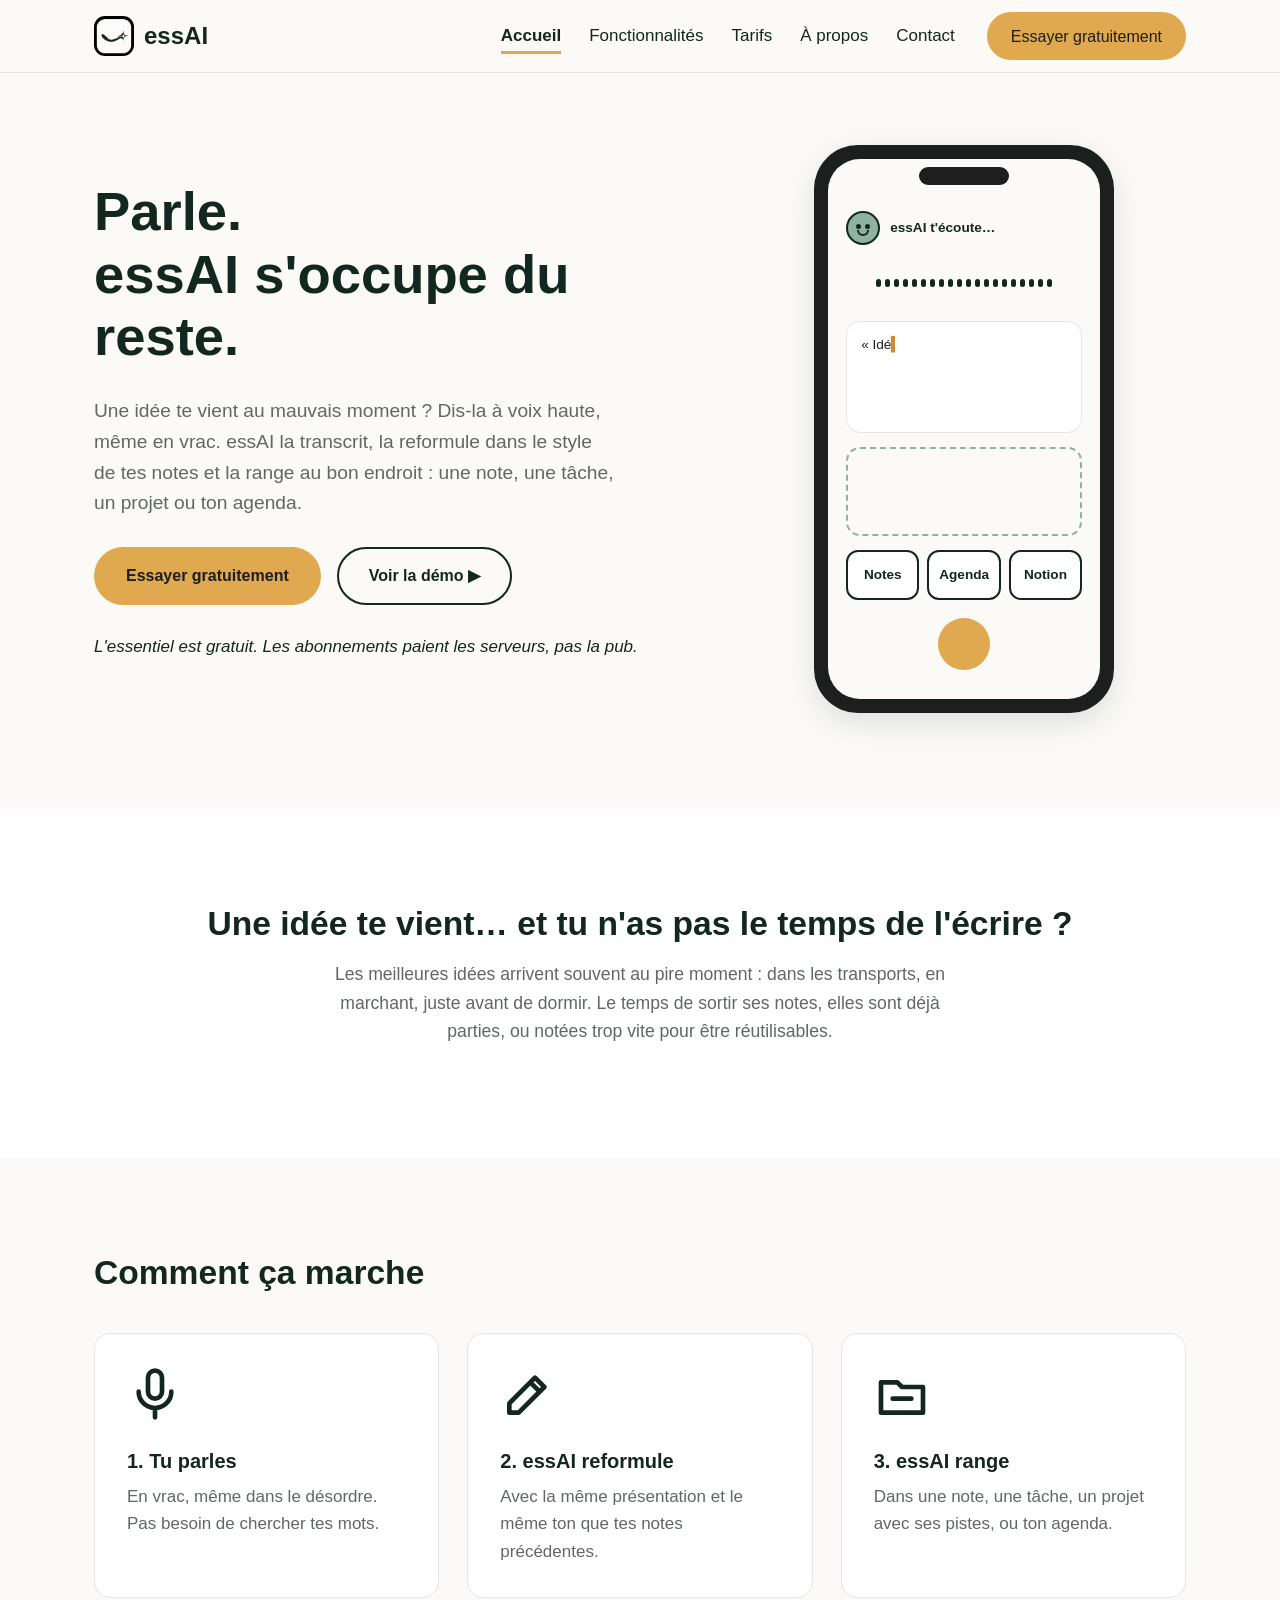
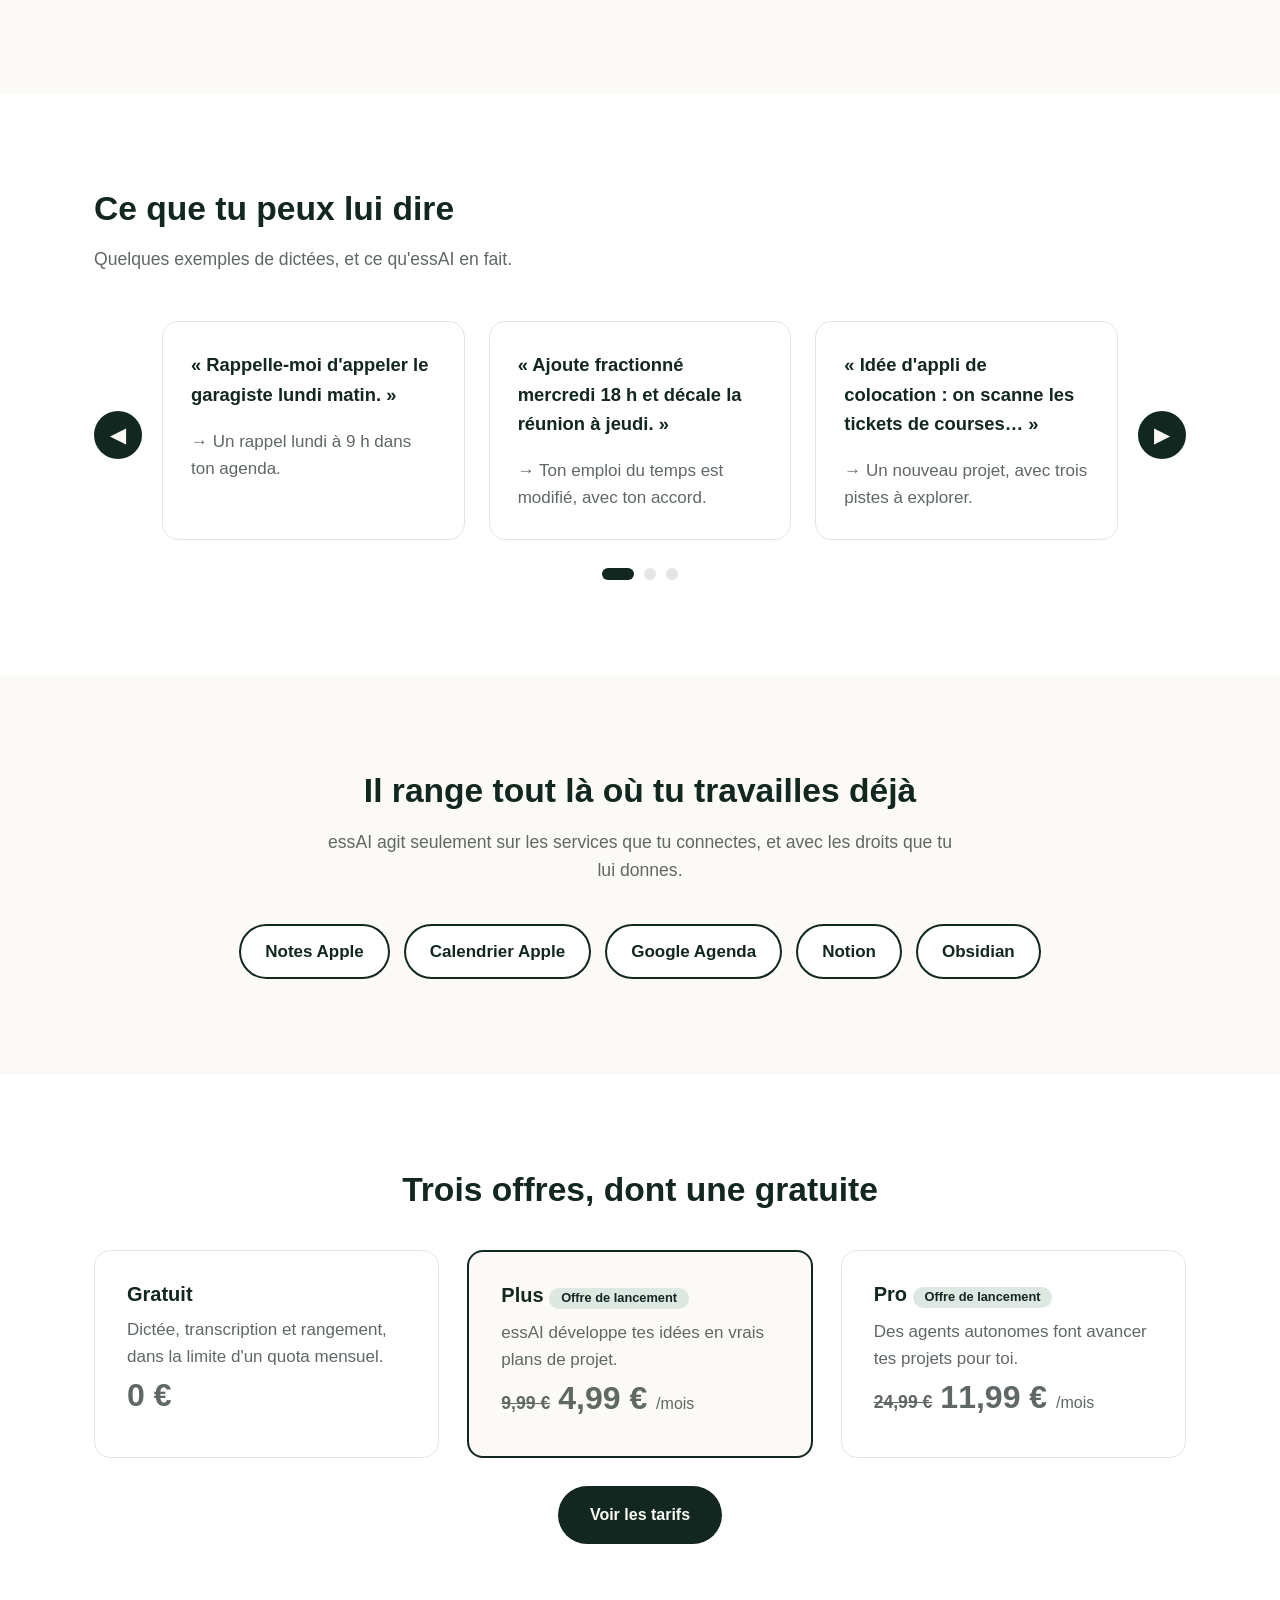
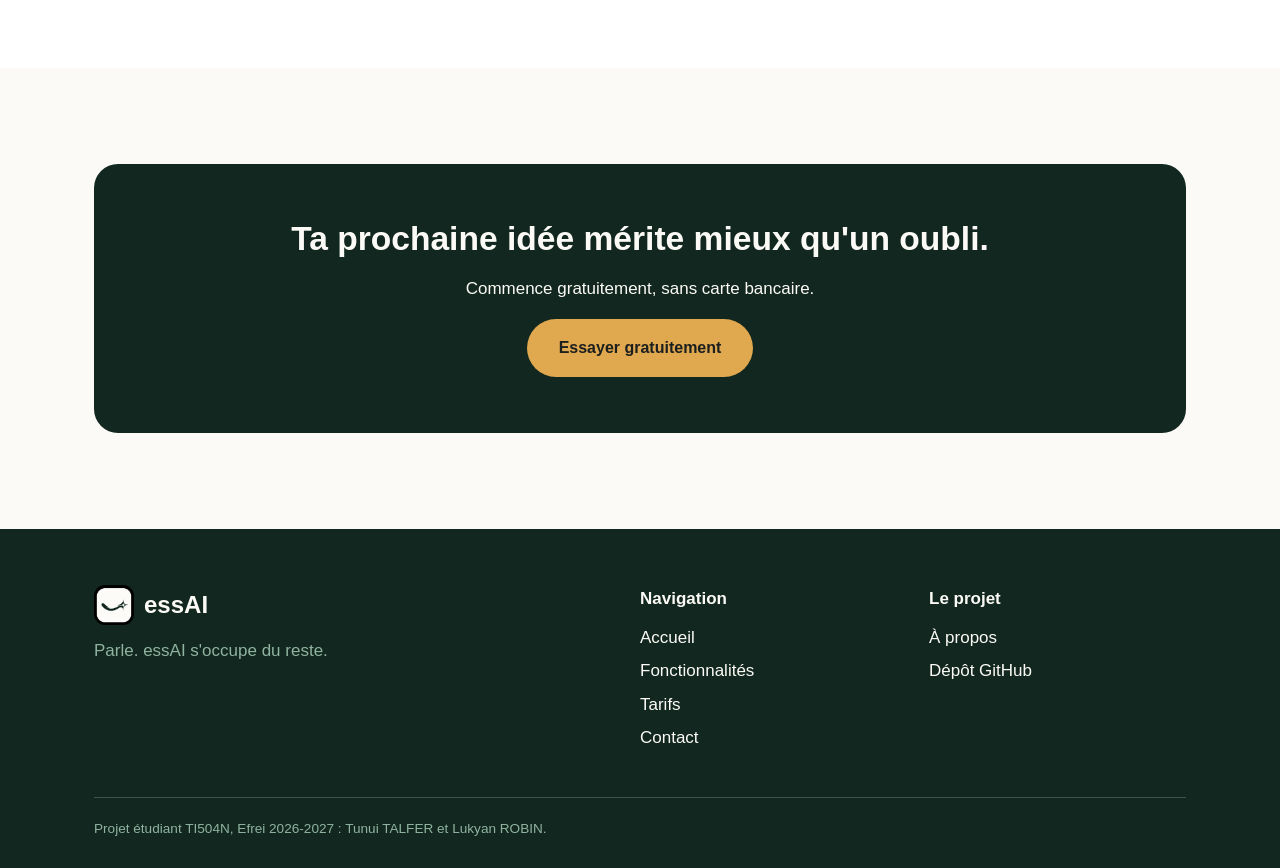
<file: index.html>
<!DOCTYPE html>
<html lang="fr">
<head>
  <meta charset="utf-8">
  <meta name="viewport" content="width=device-width, initial-scale=1">
  <meta name="description" content="essAI, le journal personnel à commande vocale : tu parles, essAI transcrit, reformule et range tes idées au bon endroit.">
  <title>essAI&nbsp;: parle, essAI s'occupe du reste</title>
  <link rel="icon" href="img/favicon.png" type="image/png">
  <link rel="stylesheet" href="css/style.css">
  <!-- defer : les scripts s'exécutent après la lecture du HTML, sans bloquer l'affichage -->
  <script src="js/menu.js" defer></script>
  <script src="js/apparition.js" defer></script>
  <script src="js/demo.js" defer></script>
  <script src="js/carrousel.js" defer></script>
</head>
<body>

  <!-- ===== En-tête commun : titre du site + navigation ===== -->
  <header class="entete">
    <div class="conteneur entete__barre">
      <a class="logo" href="index.html">
        <img src="img/logo-essai.png" alt="" width="40" height="40">
        <span>essAI</span>
      </a>
      <button class="burger" type="button" aria-expanded="false" aria-controls="menu-principal" aria-label="Ouvrir le menu">
        <span></span><span></span><span></span>
      </button>
      <nav class="nav" id="menu-principal" aria-label="Navigation principale">
        <ul>
          <li><a href="index.html" aria-current="page">Accueil</a></li>
          <li><a href="pages/fonctionnalites.html">Fonctionnalités</a></li>
          <li><a href="pages/tarifs.html">Tarifs</a></li>
          <li><a href="pages/a-propos.html">À propos</a></li>
          <li><a href="pages/contact.html">Contact</a></li>
        </ul>
        <a class="bouton bouton--principal" href="pages/tarifs.html">Essayer gratuitement</a>
      </nav>
    </div>
  </header>

  <main>

    <!-- ===== Accroche + démo de l'application ===== -->
    <section class="hero">
      <div class="conteneur hero__grille">
        <div>
          <h1>Parle. <span>essAI s'occupe du reste.</span></h1>
          <p class="hero__accroche">
            Une idée te vient au mauvais moment&nbsp;? Dis-la à voix haute, même en vrac.
            essAI la transcrit, la reformule dans le style de tes notes et la range au bon endroit&nbsp;:
            une note, une tâche, un projet ou ton agenda.
          </p>
          <div class="boutons">
            <a class="bouton bouton--principal" href="pages/tarifs.html">Essayer gratuitement</a>
            <a class="bouton bouton--contour" href="#demo" id="rejouer-demo">Voir la démo ▶</a>
          </div>
          <p class="hero__transparence">L'essentiel est gratuit. Les abonnements paient les serveurs, pas la pub.</p>
        </div>

        <!-- Démo animée par js/demo.js. Sans JavaScript, on voit directement le résultat final. -->
        <figure class="telephone" id="demo">
          <div class="telephone__ecran demo">
            <p class="demo__statut">
              <span class="avatar" aria-hidden="true">
                <span class="avatar__oeil avatar__oeil--gauche"></span>
                <span class="avatar__oeil avatar__oeil--droit"></span>
                <span class="avatar__bouche"></span>
              </span>
              <span class="demo__texte-statut">essAI a rangé ton idée</span>
            </p>
            <div class="onde" aria-hidden="true">
              <span></span><span></span><span></span><span></span><span></span><span></span><span></span>
              <span></span><span></span><span></span><span></span><span></span><span></span><span></span>
              <span></span><span></span><span></span><span></span><span></span><span></span>
            </div>
            <p class="demo__transcription">«&nbsp;Idée pour le mémoire&nbsp;: comparer trois méthodes de révision, et trouver des articles avant vendredi.&nbsp;»</p>
            <ul class="demo__resultat">
              <li>✔ Note&nbsp;: Mémoire révision</li>
              <li>✔ Tâche&nbsp;: trouver 5 articles</li>
              <li>✔ Rappel&nbsp;: vendredi 9 h</li>
            </ul>
            <ul class="demo__destinations">
              <li>Notes</li>
              <li>Agenda</li>
              <li>Notion</li>
            </ul>
            <div class="demo__micro" aria-hidden="true"></div>
          </div>
          <figcaption class="invisible">Démonstration&nbsp;: l'utilisateur dicte une idée, essAI la transcrit puis crée une note, une tâche et un rappel.</figcaption>
        </figure>
      </div>
    </section>

    <!-- ===== Le problème ===== -->
    <section class="section texte-centre">
      <div class="conteneur apparition">
        <h2>Une idée te vient… et tu n'as pas le temps de l'écrire&nbsp;?</h2>
        <p class="sous-titre">
          Les meilleures idées arrivent souvent au pire moment&nbsp;: dans les transports, en marchant, juste avant de dormir.
          Le temps de sortir ses notes, elles sont déjà parties, ou notées trop vite pour être réutilisables.
        </p>
      </div>
    </section>

    <!-- ===== Comment ça marche ===== -->
    <section class="section section--creme">
      <div class="conteneur">
        <h2 class="apparition">Comment ça marche</h2>
        <div class="grille-3">
          <article class="carte apparition">
            <svg class="carte__icone" viewBox="0 0 24 24" aria-hidden="true">
              <rect x="9" y="2" width="6" height="12" rx="3" fill="none" stroke="currentColor" stroke-width="2"/>
              <path d="M5 11a7 7 0 0 0 14 0M12 18v4" fill="none" stroke="currentColor" stroke-width="2" stroke-linecap="round"/>
            </svg>
            <h3>1. Tu parles</h3>
            <p>En vrac, même dans le désordre. Pas besoin de chercher tes mots.</p>
          </article>
          <article class="carte apparition">
            <svg class="carte__icone" viewBox="0 0 24 24" aria-hidden="true">
              <path d="M4 20h4L19 9l-4-4L4 16v4z" fill="none" stroke="currentColor" stroke-width="2" stroke-linejoin="round"/>
              <path d="M13 7l4 4" stroke="currentColor" stroke-width="2"/>
            </svg>
            <h3>2. essAI reformule</h3>
            <p>Avec la même présentation et le même ton que tes notes précédentes.</p>
          </article>
          <article class="carte apparition">
            <svg class="carte__icone" viewBox="0 0 24 24" aria-hidden="true">
              <path d="M3 7h7l2 2h9v11H3z" fill="none" stroke="currentColor" stroke-width="2" stroke-linejoin="round"/>
              <path d="M8 14h8" stroke="currentColor" stroke-width="2" stroke-linecap="round"/>
            </svg>
            <h3>3. essAI range</h3>
            <p>Dans une note, une tâche, un projet avec ses pistes, ou ton agenda.</p>
          </article>
        </div>
      </div>
    </section>

    <!-- ===== Carrousel : exemples de phrases (js/carrousel.js) ===== -->
    <section class="section" aria-labelledby="titre-exemples">
      <div class="conteneur">
        <h2 id="titre-exemples" class="apparition">Ce que tu peux lui dire</h2>
        <p class="sous-titre apparition">Quelques exemples de dictées, et ce qu'essAI en fait.</p>
        <div class="carrousel">
          <button class="carrousel__fleche carrousel__fleche--prec" type="button" aria-label="Exemple précédent">◀</button>
          <div class="carrousel__fenetre">
            <ul class="carrousel__piste">
              <li class="carrousel__carte">
                <p class="carrousel__phrase">«&nbsp;Rappelle-moi d'appeler le garagiste lundi matin.&nbsp;»</p>
                <p class="carrousel__effet">→ Un rappel lundi à 9 h dans ton agenda.</p>
              </li>
              <li class="carrousel__carte">
                <p class="carrousel__phrase">«&nbsp;Ajoute fractionné mercredi 18 h et décale la réunion à jeudi.&nbsp;»</p>
                <p class="carrousel__effet">→ Ton emploi du temps est modifié, avec ton accord.</p>
              </li>
              <li class="carrousel__carte">
                <p class="carrousel__phrase">«&nbsp;Idée d'appli de colocation&nbsp;: on scanne les tickets de courses…&nbsp;»</p>
                <p class="carrousel__effet">→ Un nouveau projet, avec trois pistes à explorer.</p>
              </li>
              <li class="carrousel__carte">
                <p class="carrousel__phrase">«&nbsp;Liste de courses pour le dîner de samedi.&nbsp;»</p>
                <p class="carrousel__effet">→ Une note classée dans «&nbsp;Maison&nbsp;».</p>
              </li>
              <li class="carrousel__carte">
                <p class="carrousel__phrase">«&nbsp;Cherche des articles récents sur la révision espacée.&nbsp;»</p>
                <p class="carrousel__effet">→ Une recherche résumée, ajoutée à ton projet.</p>
              </li>
            </ul>
          </div>
          <button class="carrousel__fleche carrousel__fleche--suiv" type="button" aria-label="Exemple suivant">▶</button>
          <div class="carrousel__points"></div>
        </div>
      </div>
    </section>

    <!-- ===== Intégrations ===== -->
    <section class="section section--creme texte-centre">
      <div class="conteneur apparition">
        <h2>Il range tout là où tu travailles déjà</h2>
        <p class="sous-titre">essAI agit seulement sur les services que tu connectes, et avec les droits que tu lui donnes.</p>
        <ul class="etiquettes">
          <li>Notes Apple</li>
          <li>Calendrier Apple</li>
          <li>Google Agenda</li>
          <li>Notion</li>
          <li>Obsidian</li>
        </ul>
      </div>
    </section>

    <!-- ===== Aperçu des offres ===== -->
    <section class="section">
      <div class="conteneur">
        <h2 class="texte-centre apparition">Trois offres, dont une gratuite</h2>
        <div class="grille-3">
          <article class="carte offre apparition">
            <h3>Gratuit</h3>
            <p>Dictée, transcription et rangement, dans la limite d'un quota mensuel.</p>
            <p class="offre__prix">0 €</p>
          </article>
          <article class="carte offre offre--mise-en-avant apparition">
            <h3>Plus <span class="badge">Offre de lancement</span></h3>
            <p>essAI développe tes idées en vrais plans de projet.</p>
            <p class="offre__prix"><span class="offre__ancien">9,99 €</span>4,99 € <small>/mois</small></p>
          </article>
          <article class="carte offre apparition">
            <h3>Pro <span class="badge">Offre de lancement</span></h3>
            <p>Des agents autonomes font avancer tes projets pour toi.</p>
            <p class="offre__prix"><span class="offre__ancien">24,99 €</span>11,99 € <small>/mois</small></p>
          </article>
        </div>
        <div class="boutons boutons--centre">
          <a class="bouton bouton--sombre" href="pages/tarifs.html">Voir les tarifs</a>
        </div>
      </div>
    </section>

    <!-- ===== Appel à l'action final ===== -->
    <section class="section section--creme">
      <div class="conteneur">
        <div class="appel apparition">
          <h2>Ta prochaine idée mérite mieux qu'un oubli.</h2>
          <p>Commence gratuitement, sans carte bancaire.</p>
          <a class="bouton bouton--principal" href="pages/tarifs.html">Essayer gratuitement</a>
        </div>
      </div>
    </section>

  </main>

  <!-- ===== Pied de page commun : navigation + lien vers « À propos » ===== -->
  <footer class="pied">
    <div class="conteneur">
      <div class="pied__grille">
        <div>
          <a class="logo" href="index.html">
            <img src="img/logo-essai.png" alt="" width="40" height="40">
            <span>essAI</span>
          </a>
          <p class="pied__slogan">Parle. essAI s'occupe du reste.</p>
        </div>
        <nav aria-label="Navigation du pied de page">
          <p class="pied__titre">Navigation</p>
          <ul>
            <li><a href="index.html">Accueil</a></li>
            <li><a href="pages/fonctionnalites.html">Fonctionnalités</a></li>
            <li><a href="pages/tarifs.html">Tarifs</a></li>
            <li><a href="pages/contact.html">Contact</a></li>
          </ul>
        </nav>
        <nav aria-label="Le projet">
          <p class="pied__titre">Le projet</p>
          <ul>
            <li><a href="pages/a-propos.html">À propos</a></li>
            <li><a href="https://github.com/lukyanrobin/ProjetProgWeb_TALFER_ROBIN">Dépôt GitHub</a></li>
          </ul>
        </nav>
      </div>
      <p class="pied__mention">Projet étudiant TI504N, Efrei 2026-2027&nbsp;: Tunui TALFER et Lukyan ROBIN.</p>
    </div>
  </footer>

</body>
</html>
</file>
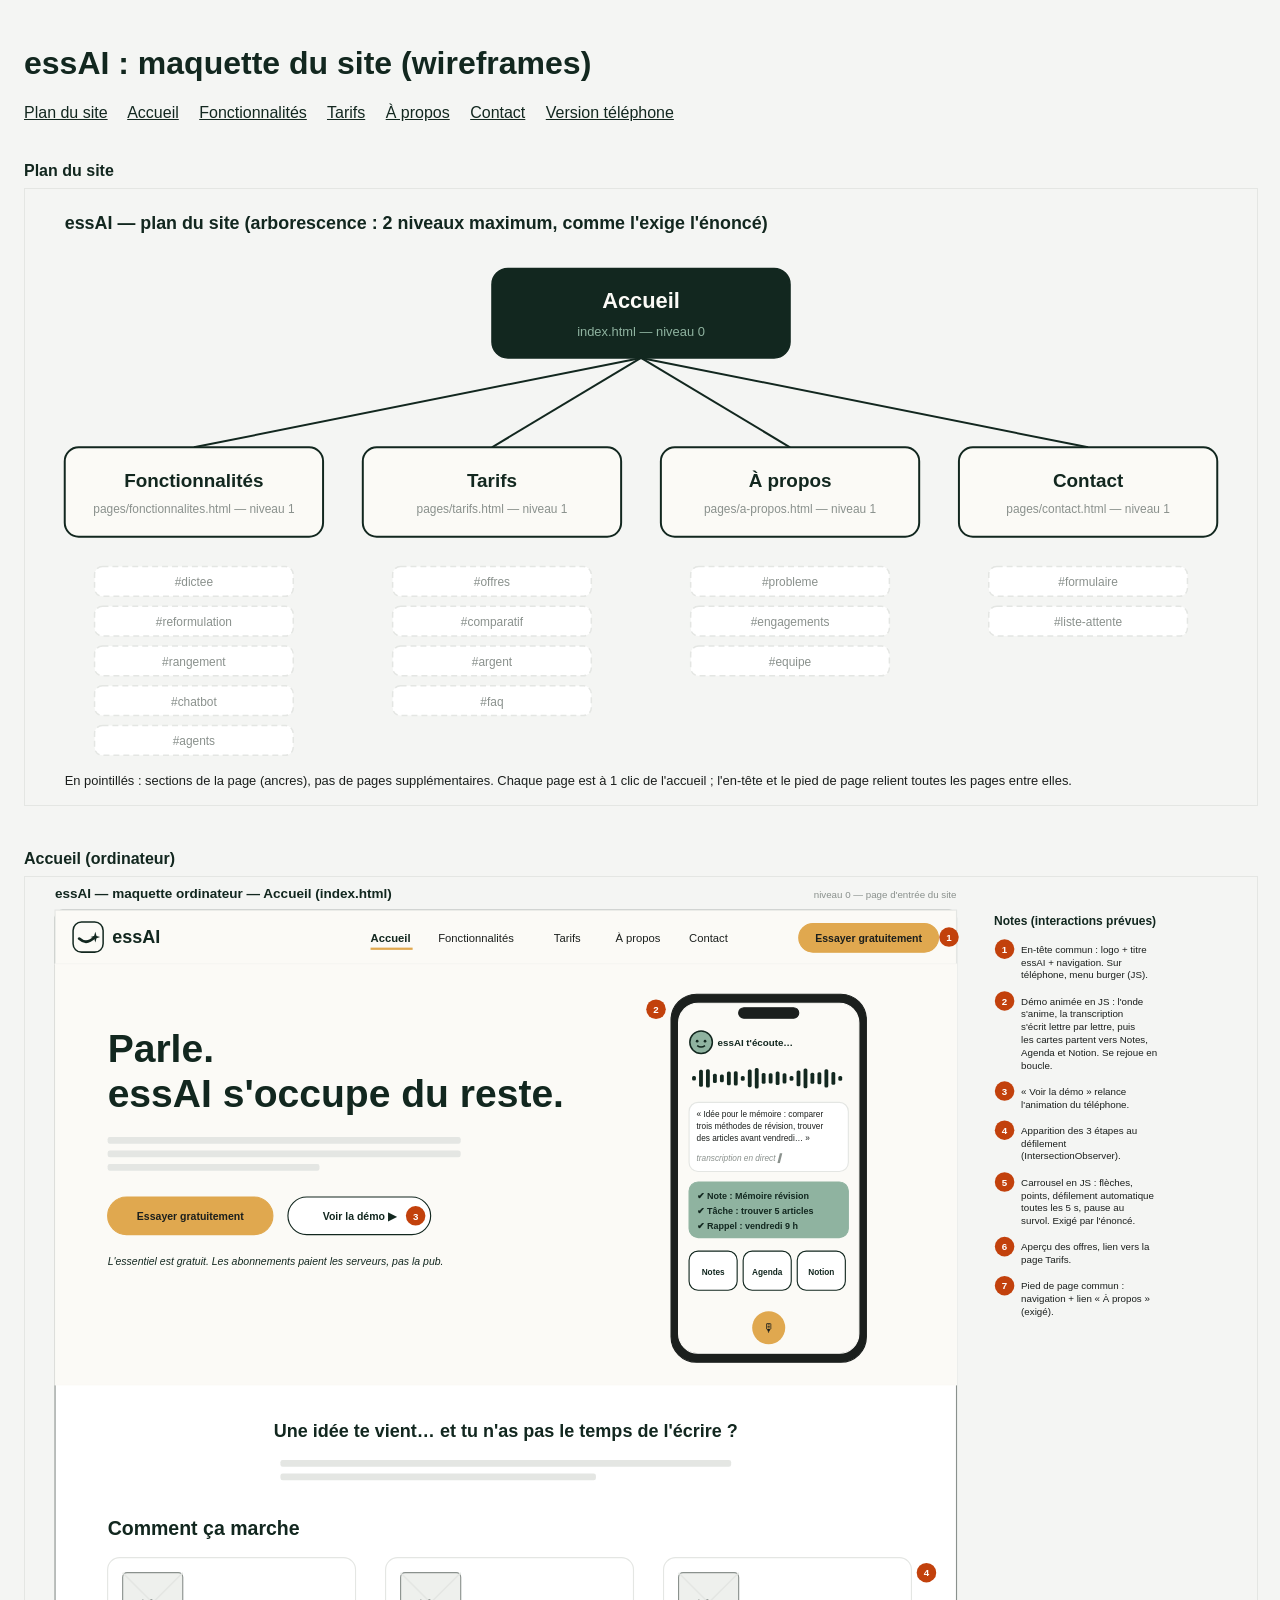
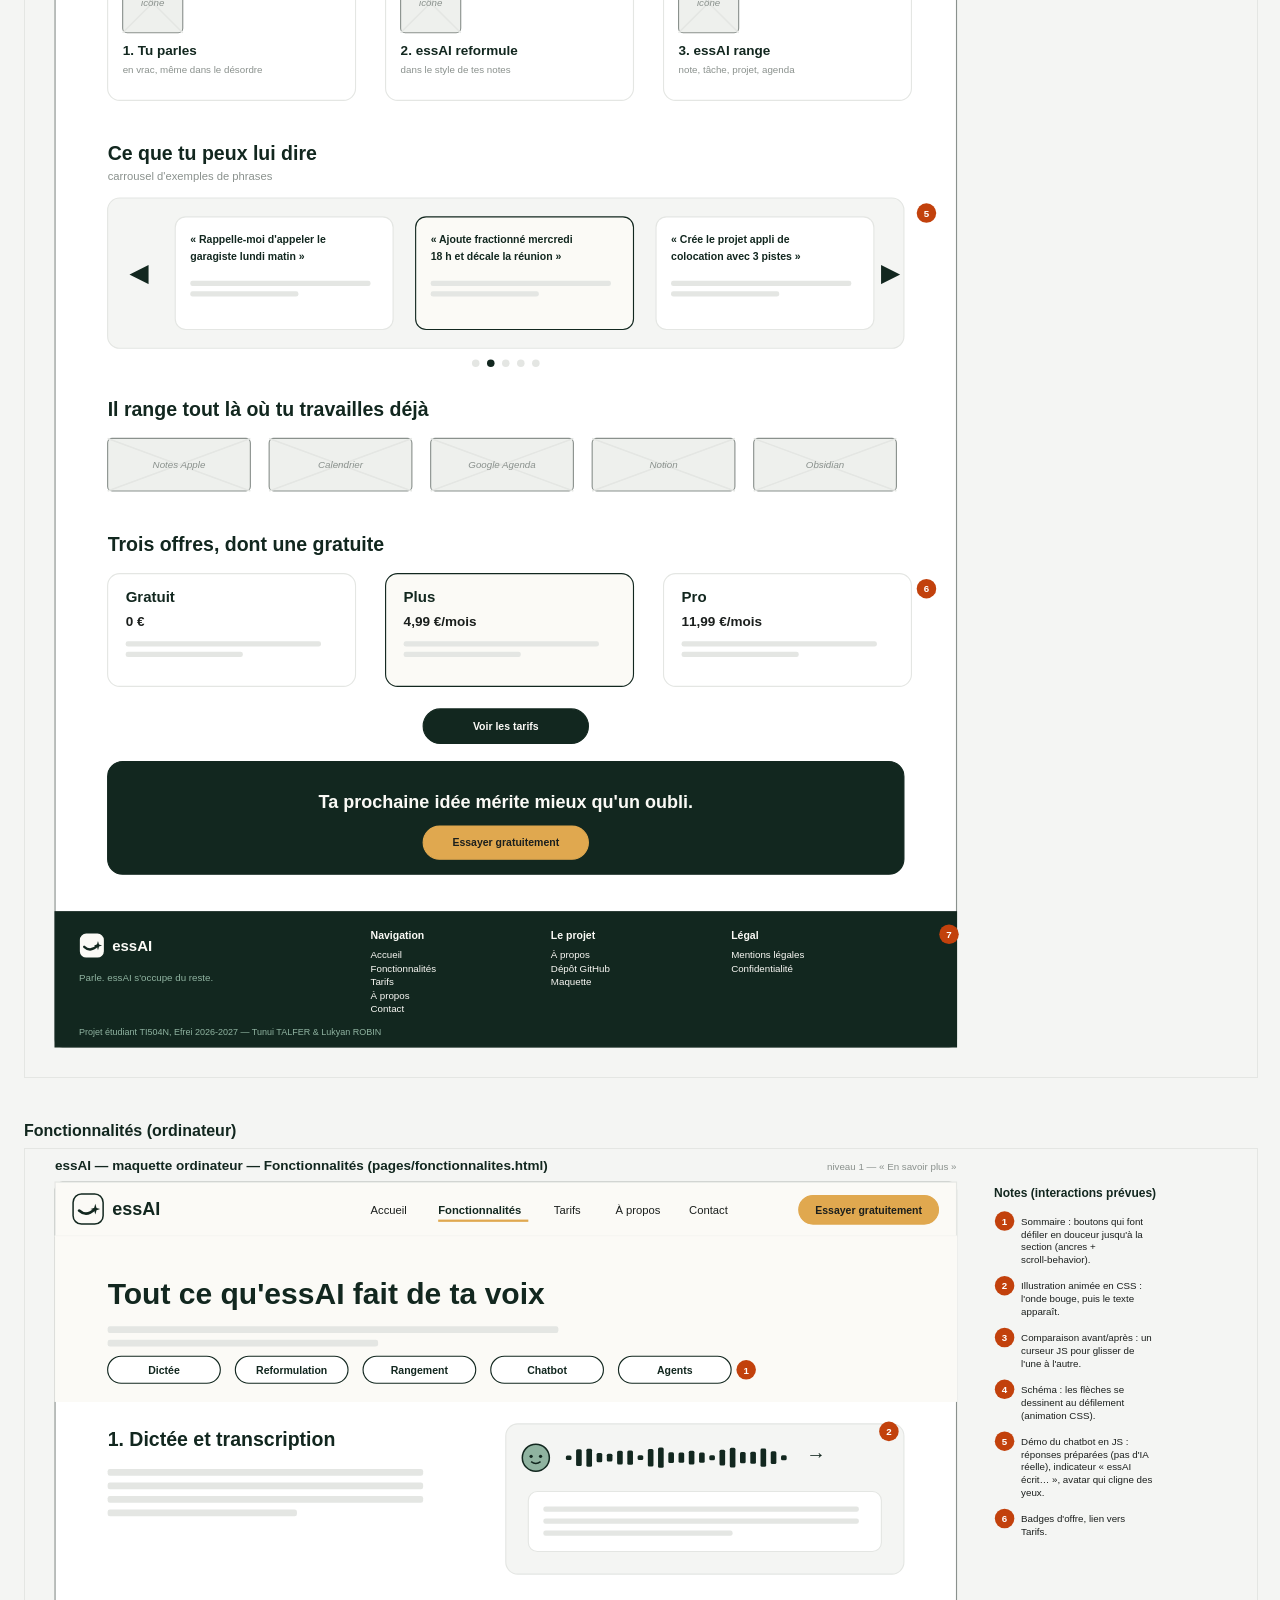
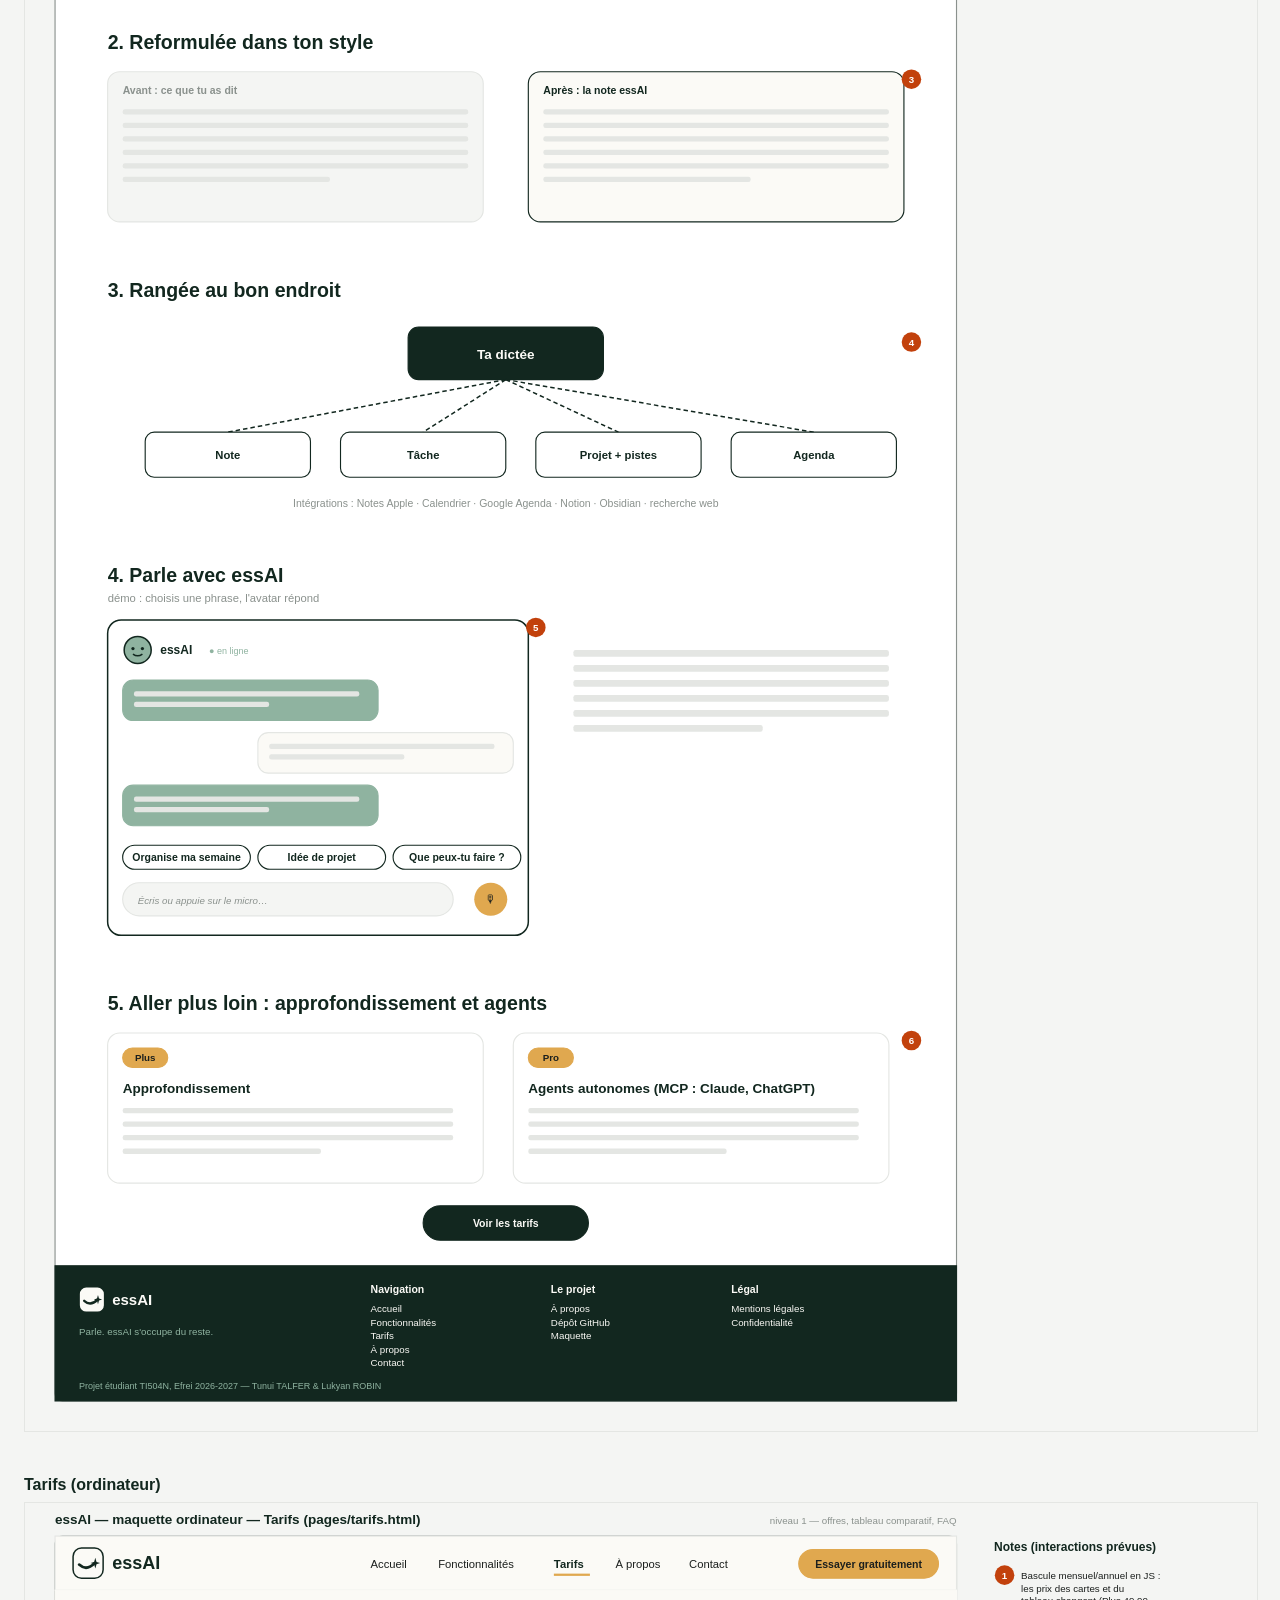
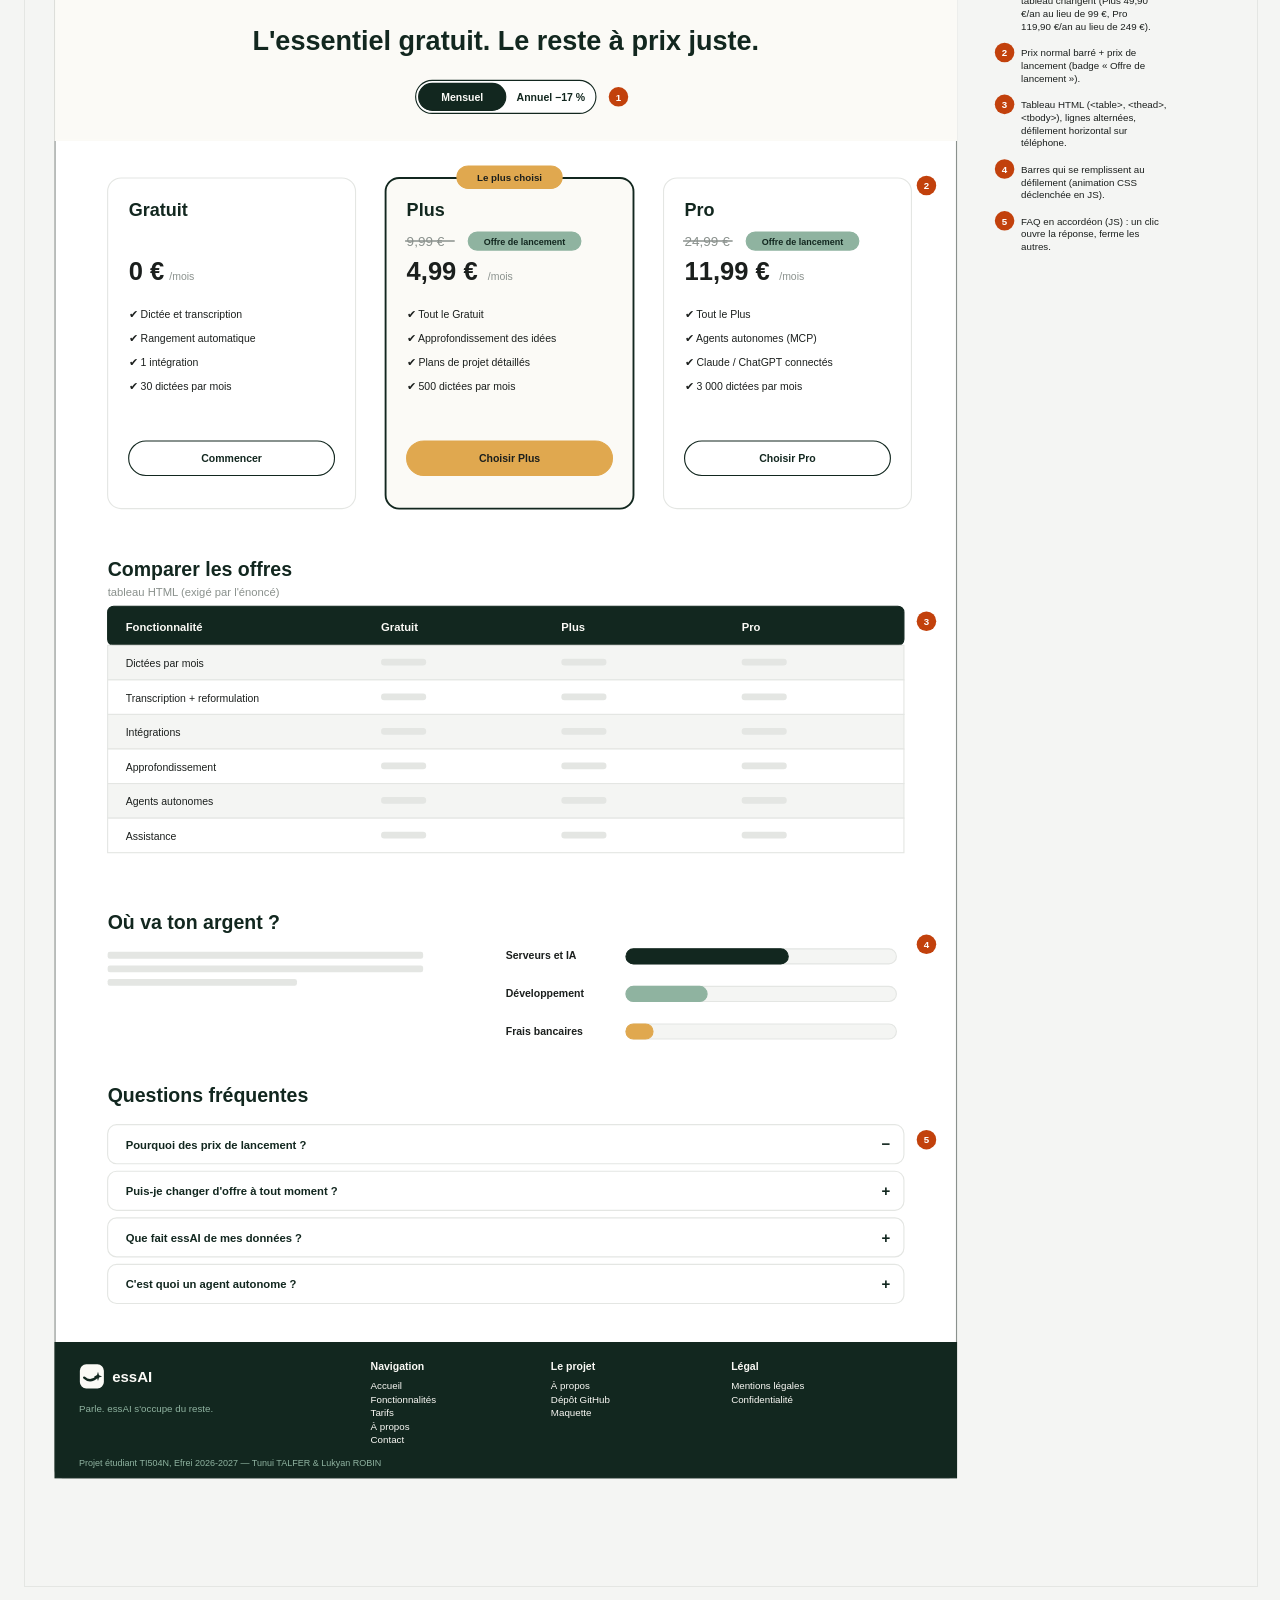
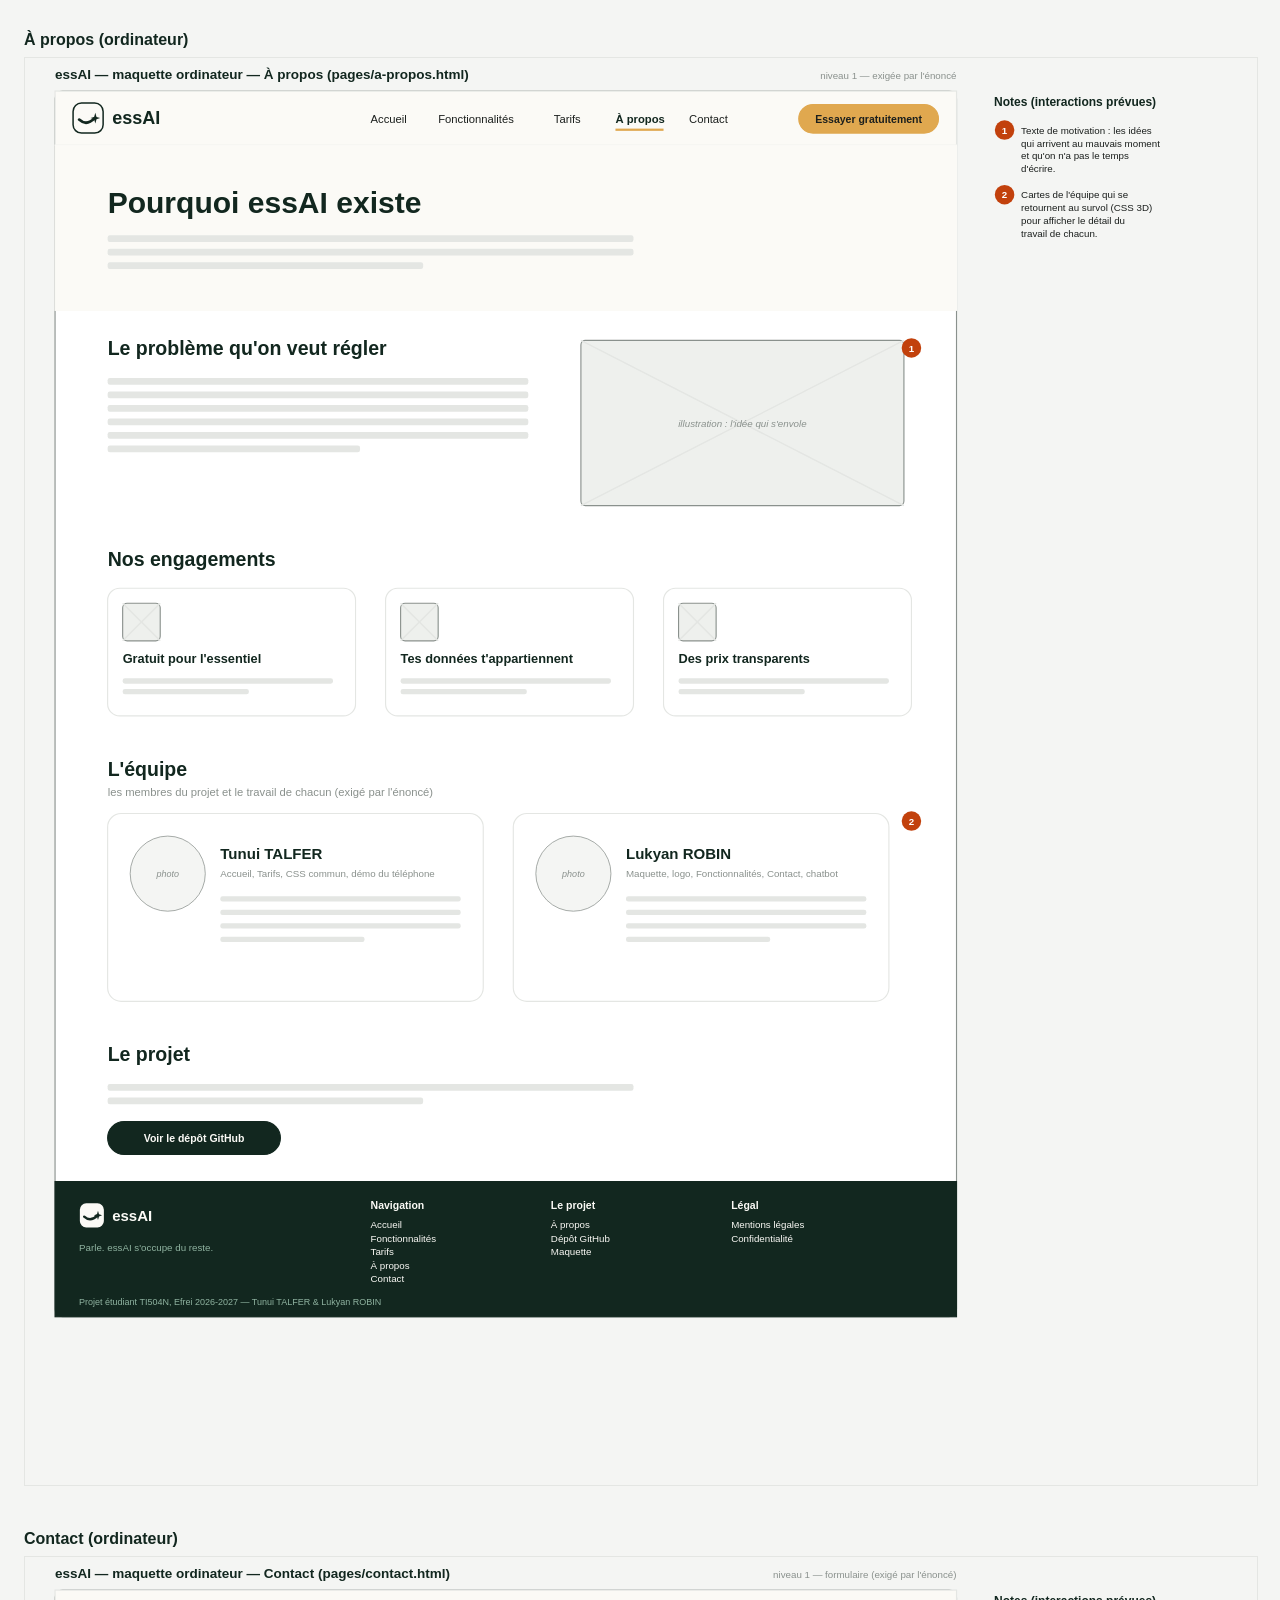
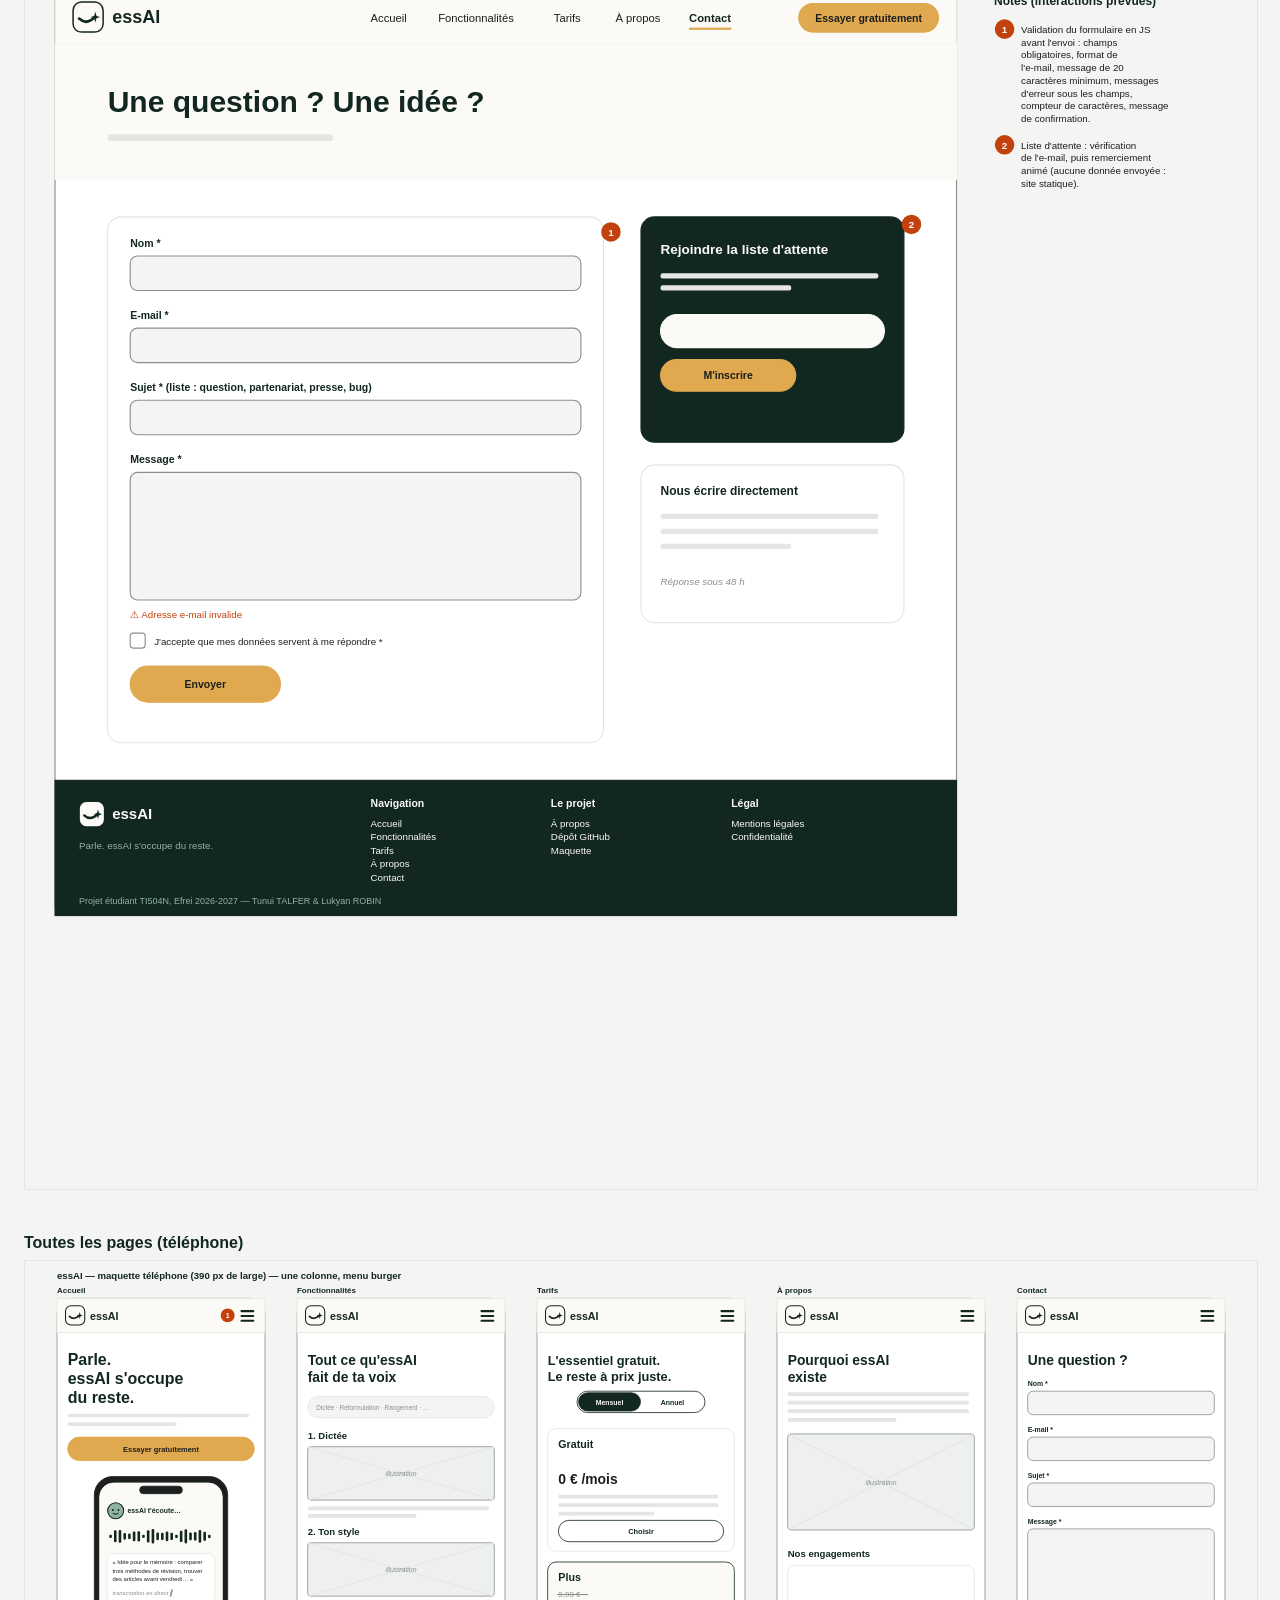
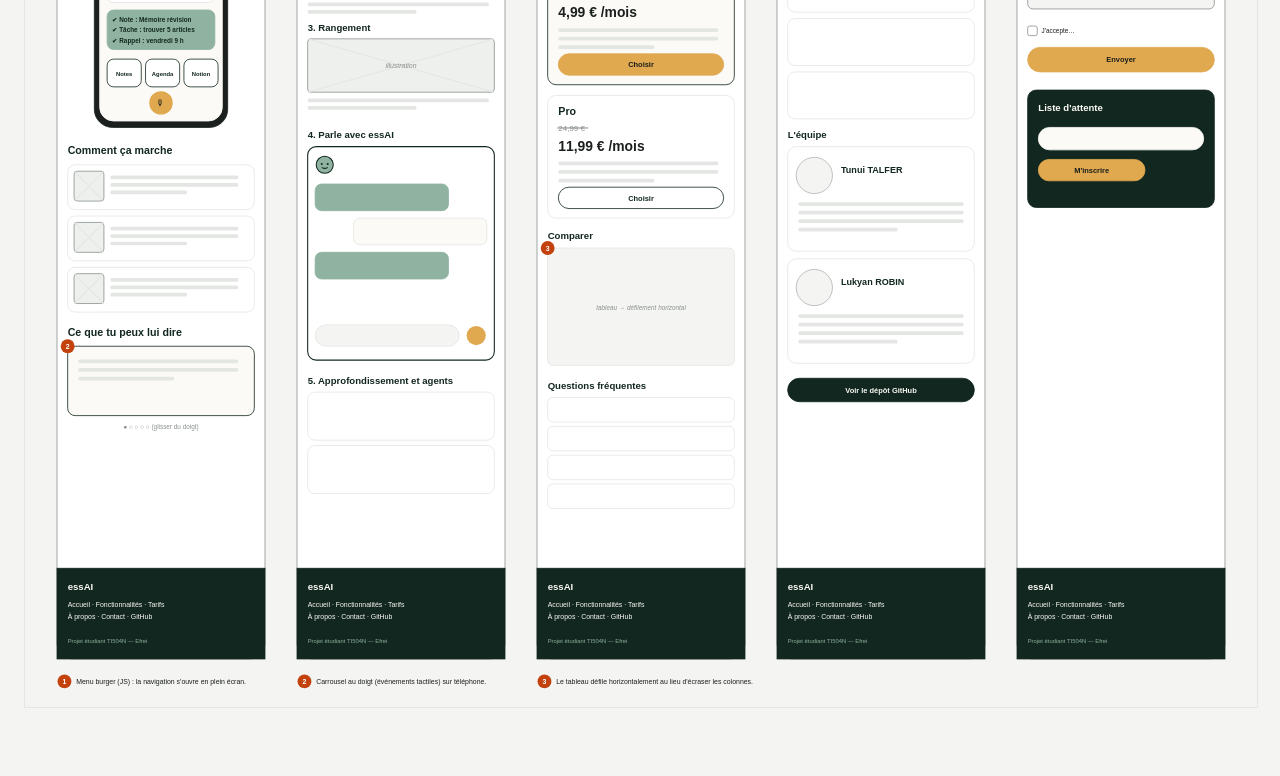
<file: maquette/index.html>
<!DOCTYPE html>
<html lang="fr">
<head>
  <meta charset="utf-8">
  <meta name="viewport" content="width=device-width, initial-scale=1">
  <title>essAI : maquette du site</title>
  <style>
    body { margin: 0; padding: 24px; font-family: Helvetica, Arial, sans-serif; background: #F4F5F3; color: #1B1F1D; }
    h1 { color: #12271F; }
    nav a { margin-right: 16px; color: #12271F; }
    figure { margin: 40px 0; }
    figcaption { font-weight: bold; margin-bottom: 8px; color: #12271F; }
    img { max-width: 100%; height: auto; border: 1px solid #E4E6E3; background: #FFFFFF; }
  </style>
</head>
<body>
  <h1>essAI : maquette du site (wireframes)</h1>
  <nav>
    <a href="#plan">Plan du site</a>
    <a href="#accueil">Accueil</a>
    <a href="#fonctionnalites">Fonctionnalités</a>
    <a href="#tarifs">Tarifs</a>
    <a href="#a-propos">À propos</a>
    <a href="#contact">Contact</a>
    <a href="#telephone">Version téléphone</a>
  </nav>
  <figure id="plan"><figcaption>Plan du site</figcaption><img src="00_plan_du_site.svg" alt="Plan du site essAI"></figure>
  <figure id="accueil"><figcaption>Accueil (ordinateur)</figcaption><img src="01_accueil_ordinateur.svg" alt="Maquette de la page d'accueil"></figure>
  <figure id="fonctionnalites"><figcaption>Fonctionnalités (ordinateur)</figcaption><img src="02_fonctionnalites_ordinateur.svg" alt="Maquette de la page Fonctionnalités"></figure>
  <figure id="tarifs"><figcaption>Tarifs (ordinateur)</figcaption><img src="03_tarifs_ordinateur.svg" alt="Maquette de la page Tarifs"></figure>
  <figure id="a-propos"><figcaption>À propos (ordinateur)</figcaption><img src="04_a-propos_ordinateur.svg" alt="Maquette de la page À propos"></figure>
  <figure id="contact"><figcaption>Contact (ordinateur)</figcaption><img src="05_contact_ordinateur.svg" alt="Maquette de la page Contact"></figure>
  <figure id="telephone"><figcaption>Toutes les pages (téléphone)</figcaption><img src="06_toutes_les_pages_telephone.svg" alt="Maquette des pages en version téléphone"></figure>
</body>
</html>
</file>
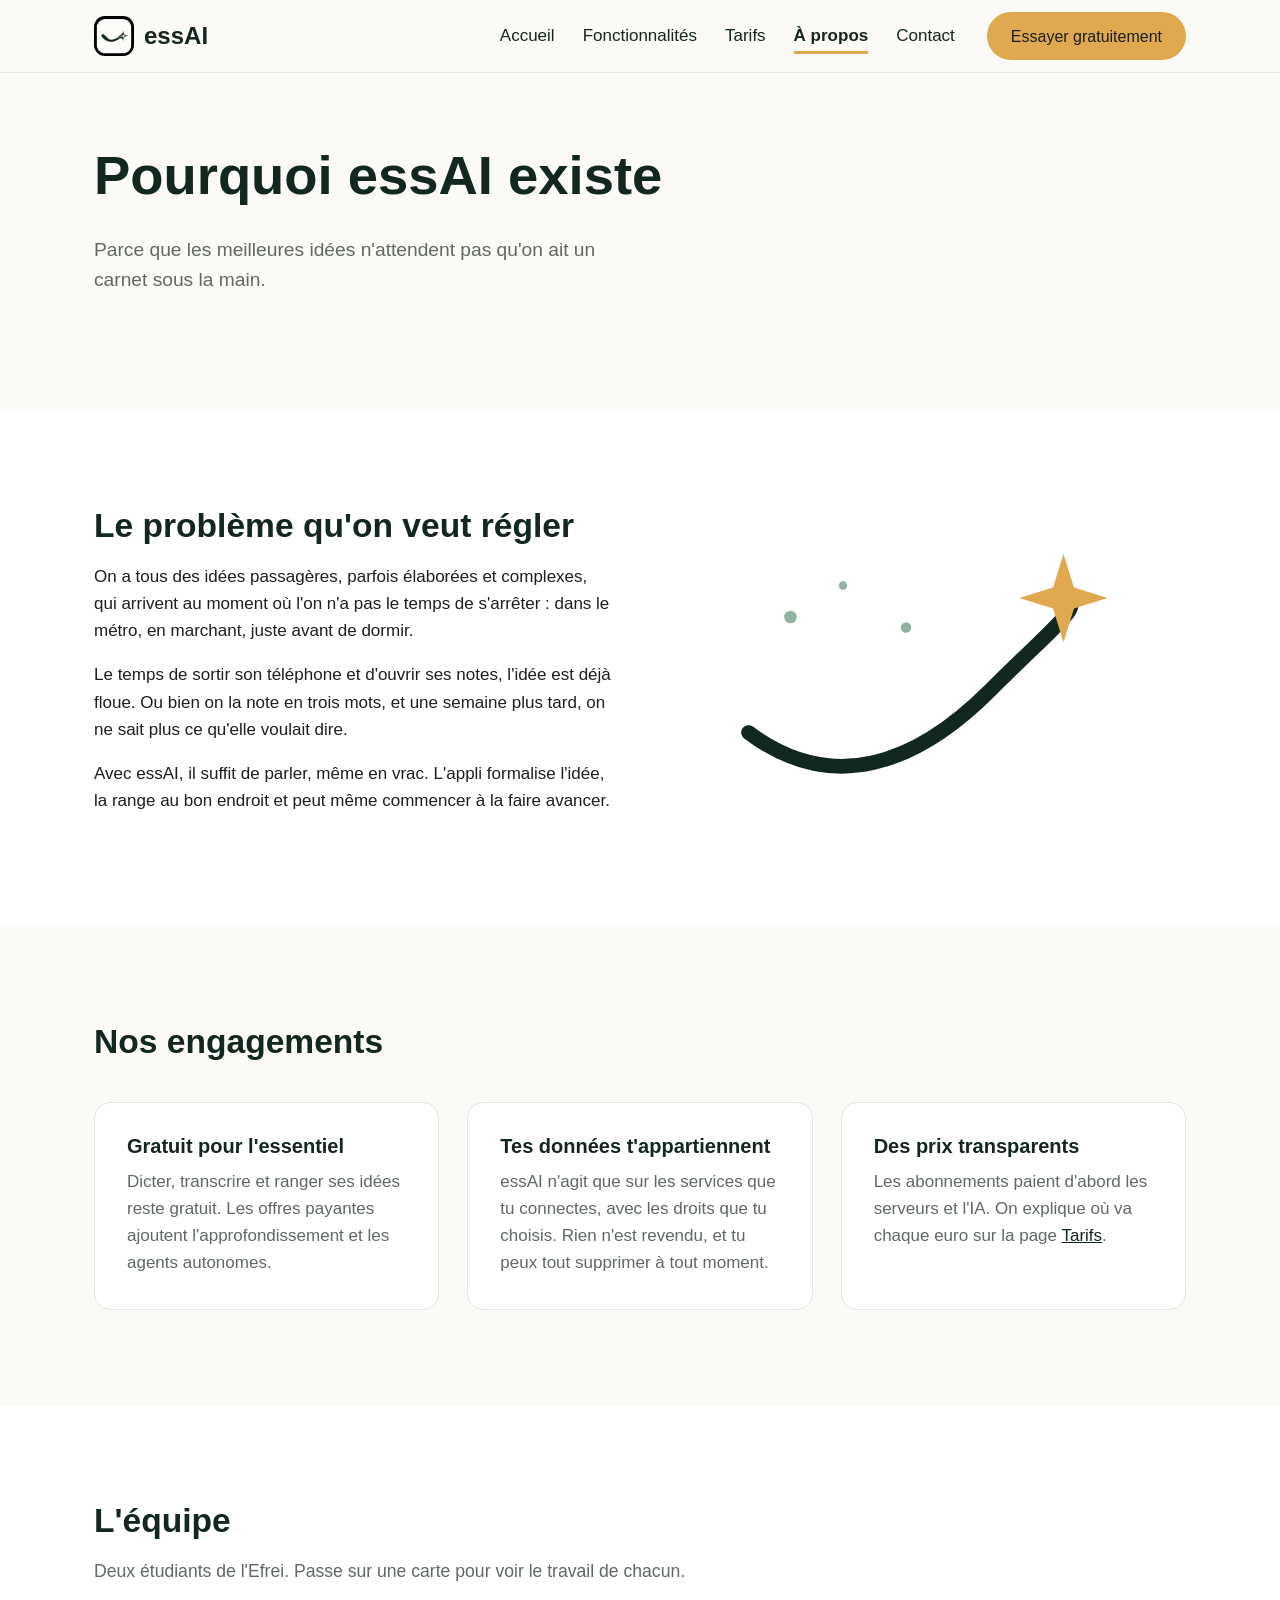
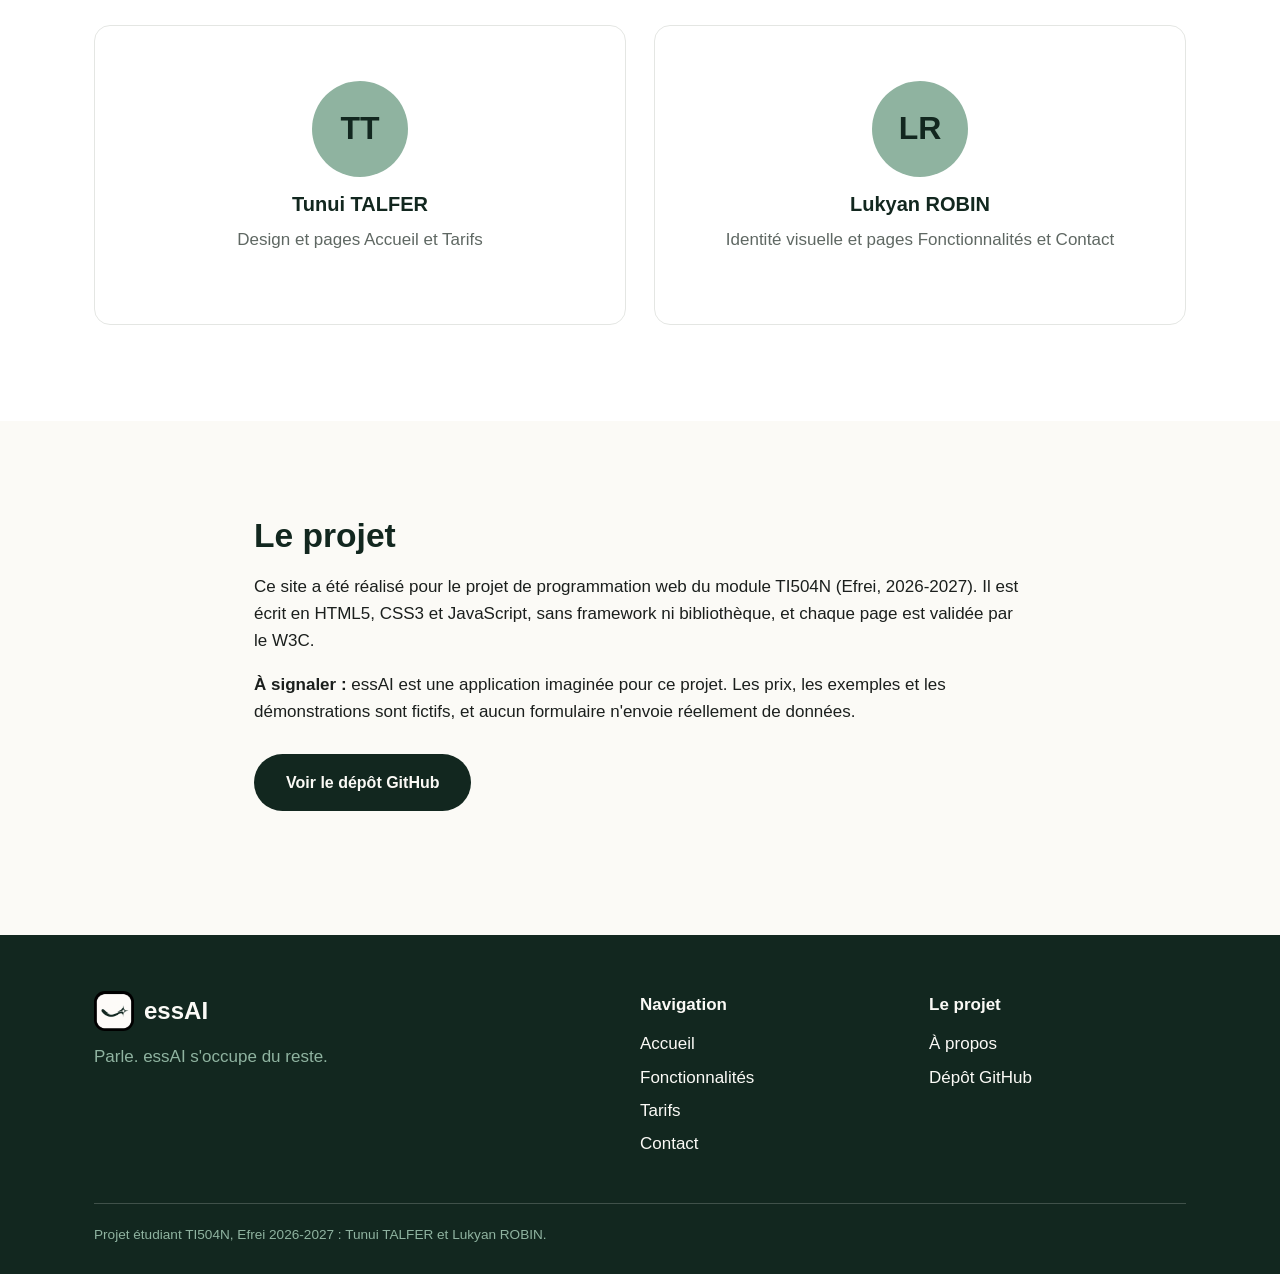
<file: pages/a-propos.html>
<!DOCTYPE html>
<html lang="fr">
<head>
  <meta charset="utf-8">
  <meta name="viewport" content="width=device-width, initial-scale=1">
  <meta name="description" content="Pourquoi essAI existe, nos engagements et l'équipe du projet.">
  <title>À propos&nbsp;: essAI</title>
  <link rel="icon" href="../img/favicon.png" type="image/png">
  <link rel="stylesheet" href="../css/style.css">
  <script src="../js/menu.js" defer></script>
  <script src="../js/apparition.js" defer></script>
</head>
<body>

  <!-- ===== En-tête commun : titre du site + navigation ===== -->
  <header class="entete">
    <div class="conteneur entete__barre">
      <a class="logo" href="../index.html">
        <img src="../img/logo-essai.png" alt="" width="40" height="40">
        <span>essAI</span>
      </a>
      <button class="burger" type="button" aria-expanded="false" aria-controls="menu-principal" aria-label="Ouvrir le menu">
        <span></span><span></span><span></span>
      </button>
      <nav class="nav" id="menu-principal" aria-label="Navigation principale">
        <ul>
          <li><a href="../index.html">Accueil</a></li>
          <li><a href="fonctionnalites.html">Fonctionnalités</a></li>
          <li><a href="tarifs.html">Tarifs</a></li>
          <li><a href="a-propos.html" aria-current="page">À propos</a></li>
          <li><a href="contact.html">Contact</a></li>
        </ul>
        <a class="bouton bouton--principal" href="tarifs.html">Essayer gratuitement</a>
      </nav>
    </div>
  </header>

  <main>

    <section class="hero">
      <div class="conteneur">
        <h1>Pourquoi essAI existe</h1>
        <p class="hero__accroche">Parce que les meilleures idées n'attendent pas qu'on ait un carnet sous la main.</p>
      </div>
    </section>

    <!-- ===== Le problème ===== -->
    <section class="section">
      <div class="conteneur deux-colonnes">
        <div class="apparition">
          <h2>Le problème qu'on veut régler</h2>
          <p>On a tous des idées passagères, parfois élaborées et complexes, qui arrivent au moment où l'on n'a pas le temps de s'arrêter : dans le métro, en marchant, juste avant de dormir.</p>
          <p>Le temps de sortir son téléphone et d'ouvrir ses notes, l'idée est déjà floue. Ou bien on la note en trois mots, et une semaine plus tard, on ne sait plus ce qu'elle voulait dire.</p>
          <p>Avec essAI, il suffit de parler, même en vrac. L'appli formalise l'idée, la range au bon endroit et peut même commencer à la faire avancer.</p>
        </div>
        <!-- Illustration en SVG : le sillage d'une idée qui file, avec l'étincelle du logo -->
        <svg class="illustration-idee apparition" viewBox="0 0 400 260" role="img" aria-labelledby="titre-illustration">
          <title id="titre-illustration">Une idée qui file, attrapée par l'étincelle d'essAI</title>
          <path class="illustration-idee__trait" d="M30 190 C110 250 190 220 260 150 S350 70 330 60"/>
          <path class="illustration-idee__etincelle" d="M330 20 L340 52 L372 62 L340 72 L330 104 L320 72 L288 62 L320 52 Z"/>
          <circle cx="70" cy="80" r="6"/>
          <circle cx="120" cy="50" r="4"/>
          <circle cx="180" cy="90" r="5"/>
        </svg>
      </div>
    </section>

    <!-- ===== Nos engagements ===== -->
    <section class="section section--creme">
      <div class="conteneur">
        <h2 class="apparition">Nos engagements</h2>
        <div class="grille-3">
          <article class="carte apparition">
            <h3>Gratuit pour l'essentiel</h3>
            <p>Dicter, transcrire et ranger ses idées reste gratuit. Les offres payantes ajoutent l'approfondissement et les agents autonomes.</p>
          </article>
          <article class="carte apparition">
            <h3>Tes données t'appartiennent</h3>
            <p>essAI n'agit que sur les services que tu connectes, avec les droits que tu choisis. Rien n'est revendu, et tu peux tout supprimer à tout moment.</p>
          </article>
          <article class="carte apparition">
            <h3>Des prix transparents</h3>
            <p>Les abonnements paient d'abord les serveurs et l'IA. On explique où va chaque euro sur la page <a href="tarifs.html">Tarifs</a>.</p>
          </article>
        </div>
      </div>
    </section>

    <!-- ===== L'équipe (exigé par l'énoncé) : les cartes se retournent au survol ou au focus ===== -->
    <section class="section">
      <div class="conteneur">
        <h2 class="apparition">L'équipe</h2>
        <p class="sous-titre apparition">Deux étudiants de l'Efrei. Passe sur une carte pour voir le travail de chacun.</p>
        <div class="grille-2 equipe">

          <article class="membre apparition" tabindex="0">
            <div class="membre__interieur">
              <div class="membre__face">
                <p class="membre__initiales" aria-hidden="true">TT</p>
                <h3>Tunui TALFER</h3>
                <p class="membre__role">Design et pages Accueil et Tarifs</p>
              </div>
              <div class="membre__dos">
                <h3>Travail réalisé</h3>
                <ul>
                  <li>Charte graphique et feuille de style commune</li>
                  <li>En-tête, pied de page, menu burger, responsive</li>
                  <li>Accueil : démo animée du téléphone et carrousel</li>
                  <li>Tarifs : bascule mensuel/annuel, tableau comparatif, FAQ</li>
                </ul>
              </div>
            </div>
          </article>

          <article class="membre apparition" tabindex="0">
            <div class="membre__interieur">
              <div class="membre__face">
                <p class="membre__initiales" aria-hidden="true">LR</p>
                <h3>Lukyan ROBIN</h3>
                <p class="membre__role">Identité visuelle et pages Fonctionnalités et Contact</p>
              </div>
              <div class="membre__dos">
                <h3>Travail réalisé</h3>
                <ul>
                  <li>Logo d'essAI</li>
                  <li>Maquette du site (ordinateur et téléphone)</li>
                  <li>Fonctionnalités : comparaison avant/après et démo du chatbot</li>
                  <li>Contact : formulaire et vérification des champs</li>
                </ul>
              </div>
            </div>
          </article>

        </div>
      </div>
    </section>

    <!-- ===== Le projet ===== -->
    <section class="section section--creme">
      <div class="conteneur conteneur--etroit">
        <h2 class="apparition">Le projet</h2>
        <p class="apparition">Ce site a été réalisé pour le projet de programmation web du module TI504N (Efrei, 2026-2027). Il est écrit en HTML5, CSS3 et JavaScript, sans framework ni bibliothèque, et chaque page est validée par le W3C.</p>
        <p class="apparition"><strong>À signaler :</strong> essAI est une application imaginée pour ce projet. Les prix, les exemples et les démonstrations sont fictifs, et aucun formulaire n'envoie réellement de données.</p>
        <div class="boutons">
          <a class="bouton bouton--sombre" href="https://github.com/lukyanrobin/ProjetProgWeb_TALFER_ROBIN">Voir le dépôt GitHub</a>
        </div>
      </div>
    </section>

  </main>

  <!-- ===== Pied de page commun : navigation + lien vers « À propos » ===== -->
  <footer class="pied">
    <div class="conteneur">
      <div class="pied__grille">
        <div>
          <a class="logo" href="../index.html">
            <img src="../img/logo-essai.png" alt="" width="40" height="40">
            <span>essAI</span>
          </a>
          <p class="pied__slogan">Parle. essAI s'occupe du reste.</p>
        </div>
        <nav aria-label="Navigation du pied de page">
          <p class="pied__titre">Navigation</p>
          <ul>
            <li><a href="../index.html">Accueil</a></li>
            <li><a href="fonctionnalites.html">Fonctionnalités</a></li>
            <li><a href="tarifs.html">Tarifs</a></li>
            <li><a href="contact.html">Contact</a></li>
          </ul>
        </nav>
        <nav aria-label="Le projet">
          <p class="pied__titre">Le projet</p>
          <ul>
            <li><a href="a-propos.html" aria-current="page">À propos</a></li>
            <li><a href="https://github.com/lukyanrobin/ProjetProgWeb_TALFER_ROBIN">Dépôt GitHub</a></li>
          </ul>
        </nav>
      </div>
      <p class="pied__mention">Projet étudiant TI504N, Efrei 2026-2027&nbsp;: Tunui TALFER et Lukyan ROBIN.</p>
    </div>
  </footer>

</body>
</html>
</file>
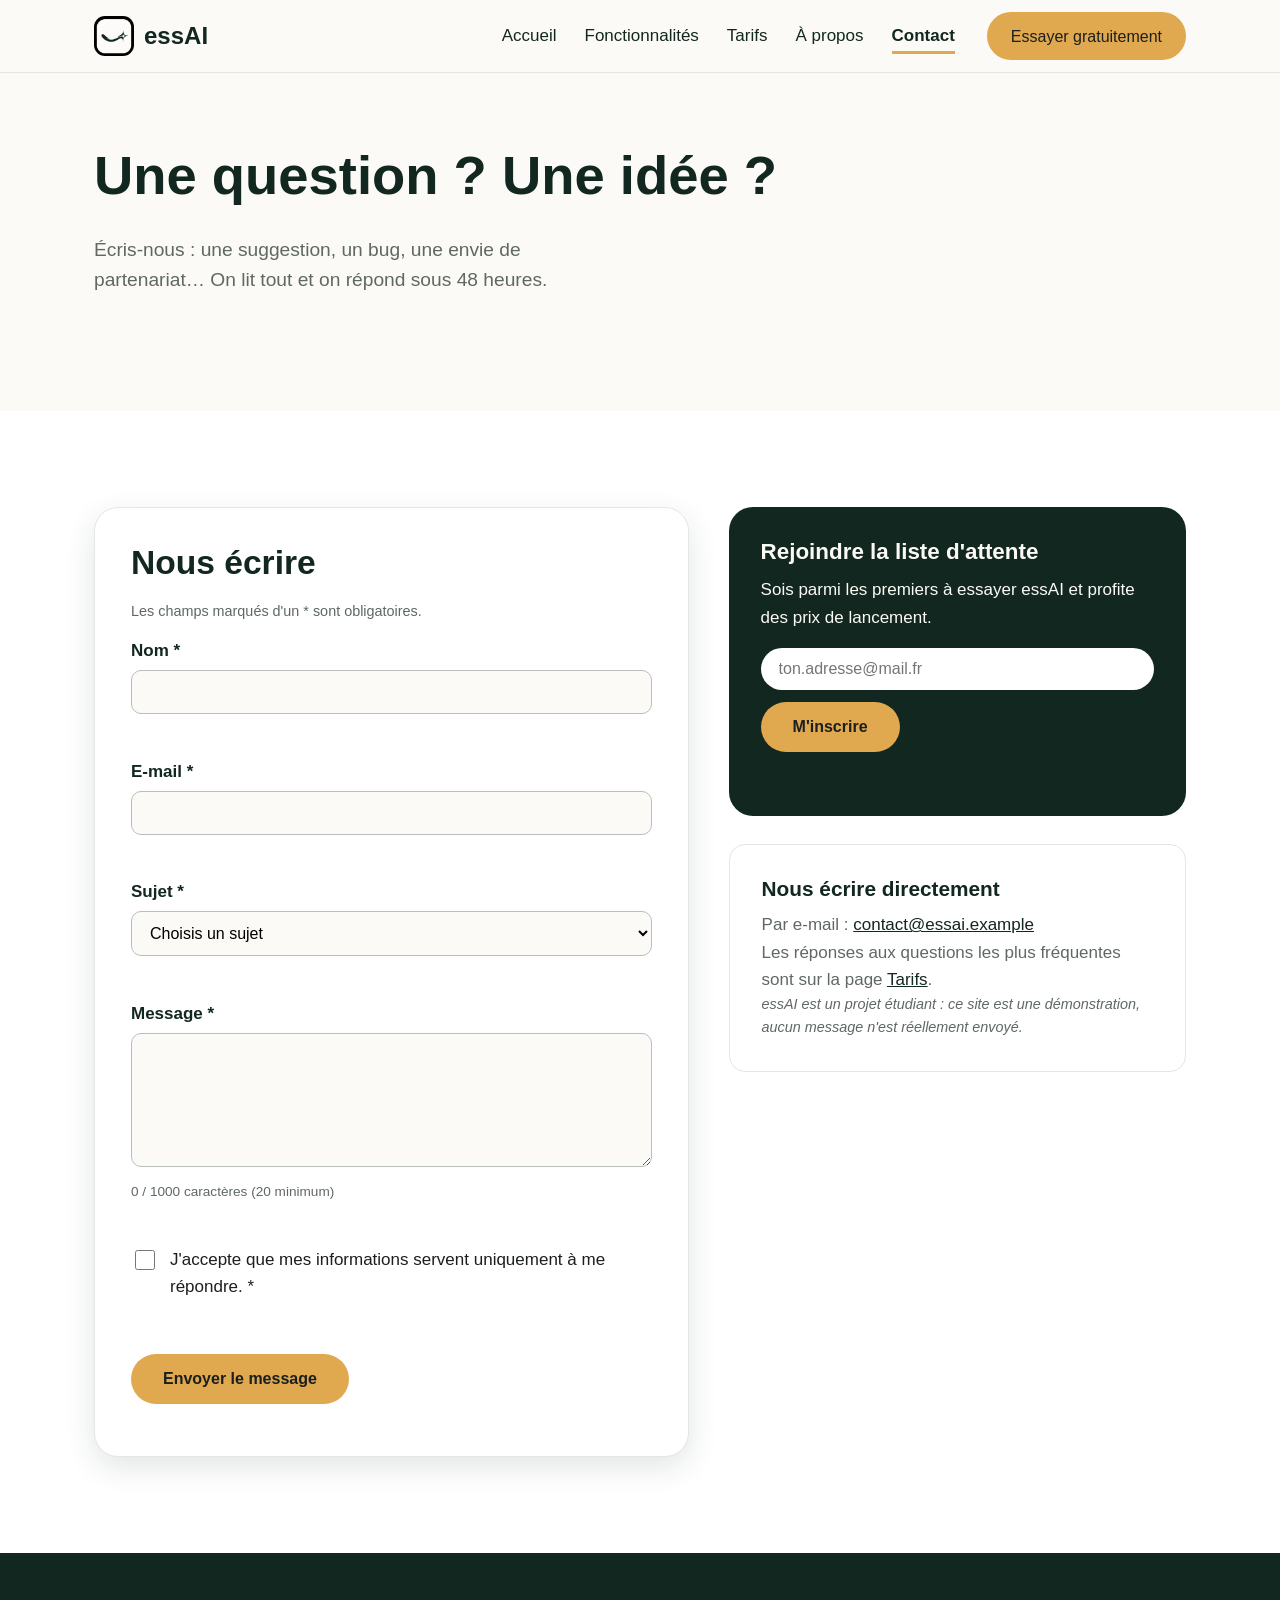
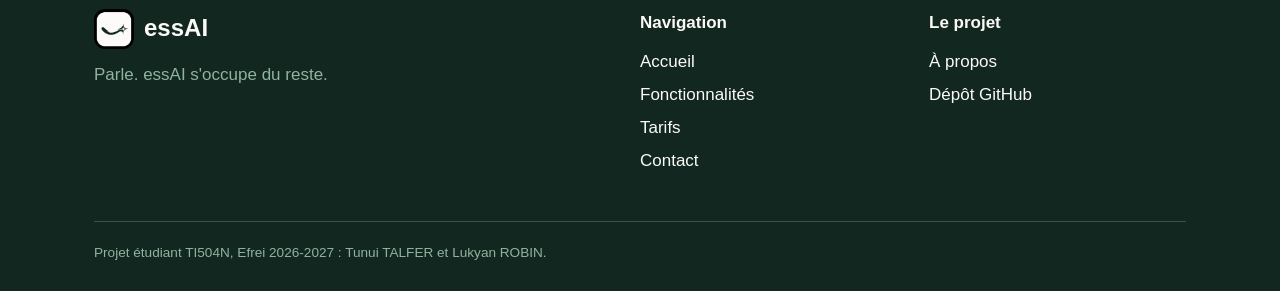
<file: pages/contact.html>
<!DOCTYPE html>
<html lang="fr">
<head>
  <meta charset="utf-8">
  <meta name="viewport" content="width=device-width, initial-scale=1">
  <meta name="description" content="Une question ou une idée ? Écris à l'équipe d'essAI ou rejoins la liste d'attente.">
  <title>Contact&nbsp;: essAI</title>
  <link rel="icon" href="../img/favicon.png" type="image/png">
  <link rel="stylesheet" href="../css/style.css">
  <script src="../js/menu.js" defer></script>
  <script src="../js/apparition.js" defer></script>
  <script src="../js/formulaire.js" defer></script>
</head>
<body>

  <!-- ===== En-tête commun : titre du site + navigation ===== -->
  <header class="entete">
    <div class="conteneur entete__barre">
      <a class="logo" href="../index.html">
        <img src="../img/logo-essai.png" alt="" width="40" height="40">
        <span>essAI</span>
      </a>
      <button class="burger" type="button" aria-expanded="false" aria-controls="menu-principal" aria-label="Ouvrir le menu">
        <span></span><span></span><span></span>
      </button>
      <nav class="nav" id="menu-principal" aria-label="Navigation principale">
        <ul>
          <li><a href="../index.html">Accueil</a></li>
          <li><a href="fonctionnalites.html">Fonctionnalités</a></li>
          <li><a href="tarifs.html">Tarifs</a></li>
          <li><a href="a-propos.html">À propos</a></li>
          <li><a href="contact.html" aria-current="page">Contact</a></li>
        </ul>
        <a class="bouton bouton--principal" href="tarifs.html">Essayer gratuitement</a>
      </nav>
    </div>
  </header>

  <main>

    <section class="hero">
      <div class="conteneur">
        <h1>Une question&nbsp;? Une idée&nbsp;?</h1>
        <p class="hero__accroche">Écris-nous : une suggestion, un bug, une envie de partenariat… On lit tout et on répond sous 48 heures.</p>
      </div>
    </section>

    <section class="section">
      <div class="conteneur contact">

        <!-- ===== Formulaire de contact, vérifié par js/formulaire.js avant l'envoi ===== -->
        <form class="formulaire apparition" id="formulaire-contact">
          <h2>Nous écrire</h2>
          <p class="formulaire__aide">Les champs marqués d'un * sont obligatoires.</p>

          <div class="champ">
            <label for="nom">Nom *</label>
            <input id="nom" name="nom" type="text" autocomplete="name" required minlength="2" aria-describedby="erreur-nom">
            <p class="champ__erreur" id="erreur-nom"></p>
          </div>

          <div class="champ">
            <label for="email">E-mail *</label>
            <input id="email" name="email" type="email" autocomplete="email" required aria-describedby="erreur-email">
            <p class="champ__erreur" id="erreur-email"></p>
          </div>

          <div class="champ">
            <label for="sujet">Sujet *</label>
            <select id="sujet" name="sujet" required aria-describedby="erreur-sujet">
              <option value="">Choisis un sujet</option>
              <option value="question">Une question sur essAI</option>
              <option value="idee">Une idée de fonctionnalité</option>
              <option value="bug">Signaler un bug</option>
              <option value="partenariat">Un partenariat</option>
            </select>
            <p class="champ__erreur" id="erreur-sujet"></p>
          </div>

          <div class="champ">
            <label for="message">Message *</label>
            <textarea id="message" name="message" rows="6" required minlength="20" maxlength="1000" aria-describedby="compteur-message erreur-message"></textarea>
            <p class="champ__compteur" id="compteur-message">0 / 1000 caractères (20 minimum)</p>
            <p class="champ__erreur" id="erreur-message"></p>
          </div>

          <div class="champ champ--case">
            <input id="accord" name="accord" type="checkbox" required aria-describedby="erreur-accord">
            <label for="accord">J'accepte que mes informations servent uniquement à me répondre. *</label>
            <p class="champ__erreur" id="erreur-accord"></p>
          </div>

          <button class="bouton bouton--principal" type="submit">Envoyer le message</button>
          <p class="formulaire__confirmation" role="status"></p>
        </form>

        <div class="contact__cote">
          <!-- ===== Liste d'attente ===== -->
          <form class="liste-attente apparition" id="liste-attente">
            <h2>Rejoindre la liste d'attente</h2>
            <p>Sois parmi les premiers à essayer essAI et profite des prix de lancement.</p>
            <label class="invisible" for="email-attente">Ton adresse e-mail</label>
            <input id="email-attente" name="email-attente" type="email" placeholder="ton.adresse@mail.fr" required aria-describedby="message-attente">
            <button class="bouton bouton--principal" type="submit">M'inscrire</button>
            <p class="liste-attente__message" id="message-attente" role="status"></p>
          </form>

          <div class="carte apparition">
            <h2 class="contact__titre">Nous écrire directement</h2>
            <p>Par e-mail : <a href="mailto:contact@essai.example">contact@essai.example</a></p>
            <p>Les réponses aux questions les plus fréquentes sont sur la page <a href="tarifs.html#titre-faq">Tarifs</a>.</p>
            <p class="contact__note">essAI est un projet étudiant : ce site est une démonstration, aucun message n'est réellement envoyé.</p>
          </div>
        </div>

      </div>
    </section>

  </main>

  <!-- ===== Pied de page commun : navigation + lien vers « À propos » ===== -->
  <footer class="pied">
    <div class="conteneur">
      <div class="pied__grille">
        <div>
          <a class="logo" href="../index.html">
            <img src="../img/logo-essai.png" alt="" width="40" height="40">
            <span>essAI</span>
          </a>
          <p class="pied__slogan">Parle. essAI s'occupe du reste.</p>
        </div>
        <nav aria-label="Navigation du pied de page">
          <p class="pied__titre">Navigation</p>
          <ul>
            <li><a href="../index.html">Accueil</a></li>
            <li><a href="fonctionnalites.html">Fonctionnalités</a></li>
            <li><a href="tarifs.html">Tarifs</a></li>
            <li><a href="contact.html" aria-current="page">Contact</a></li>
          </ul>
        </nav>
        <nav aria-label="Le projet">
          <p class="pied__titre">Le projet</p>
          <ul>
            <li><a href="a-propos.html">À propos</a></li>
            <li><a href="https://github.com/lukyanrobin/ProjetProgWeb_TALFER_ROBIN">Dépôt GitHub</a></li>
          </ul>
        </nav>
      </div>
      <p class="pied__mention">Projet étudiant TI504N, Efrei 2026-2027&nbsp;: Tunui TALFER et Lukyan ROBIN.</p>
    </div>
  </footer>

</body>
</html>
</file>
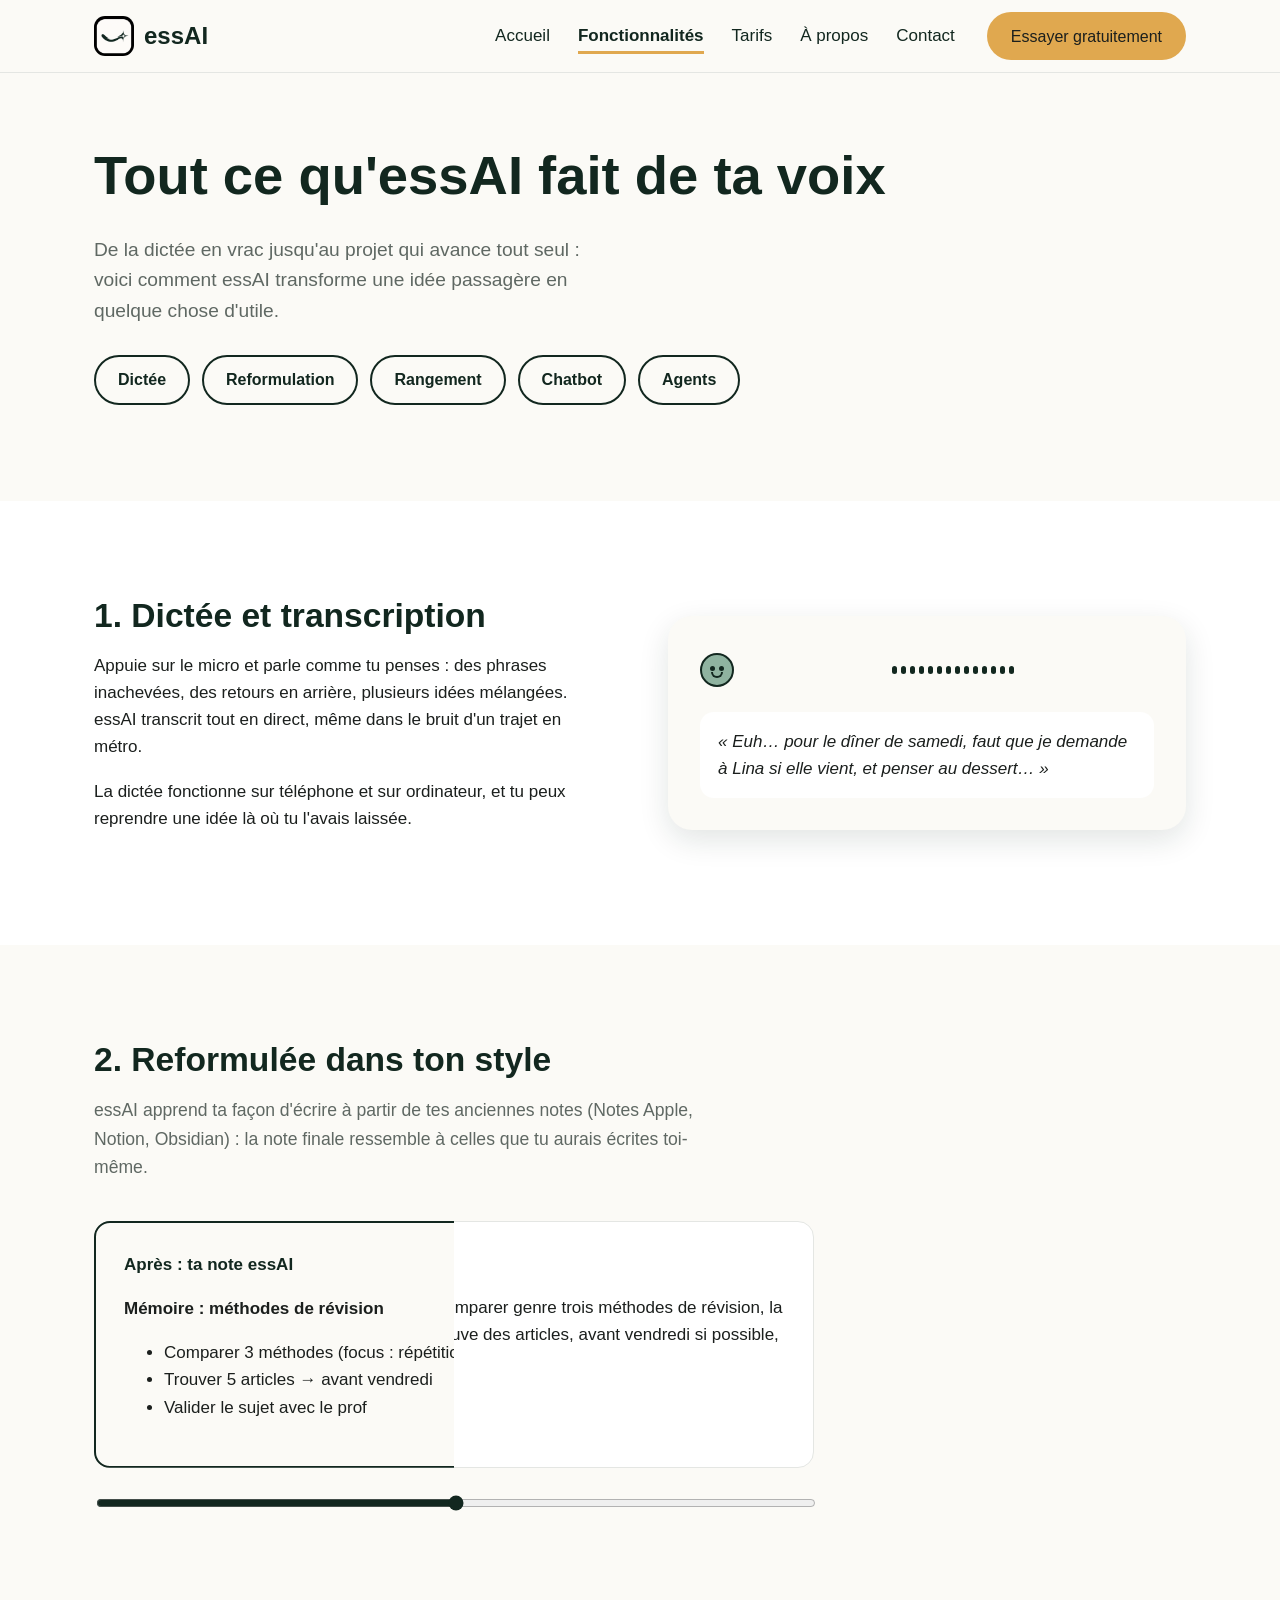
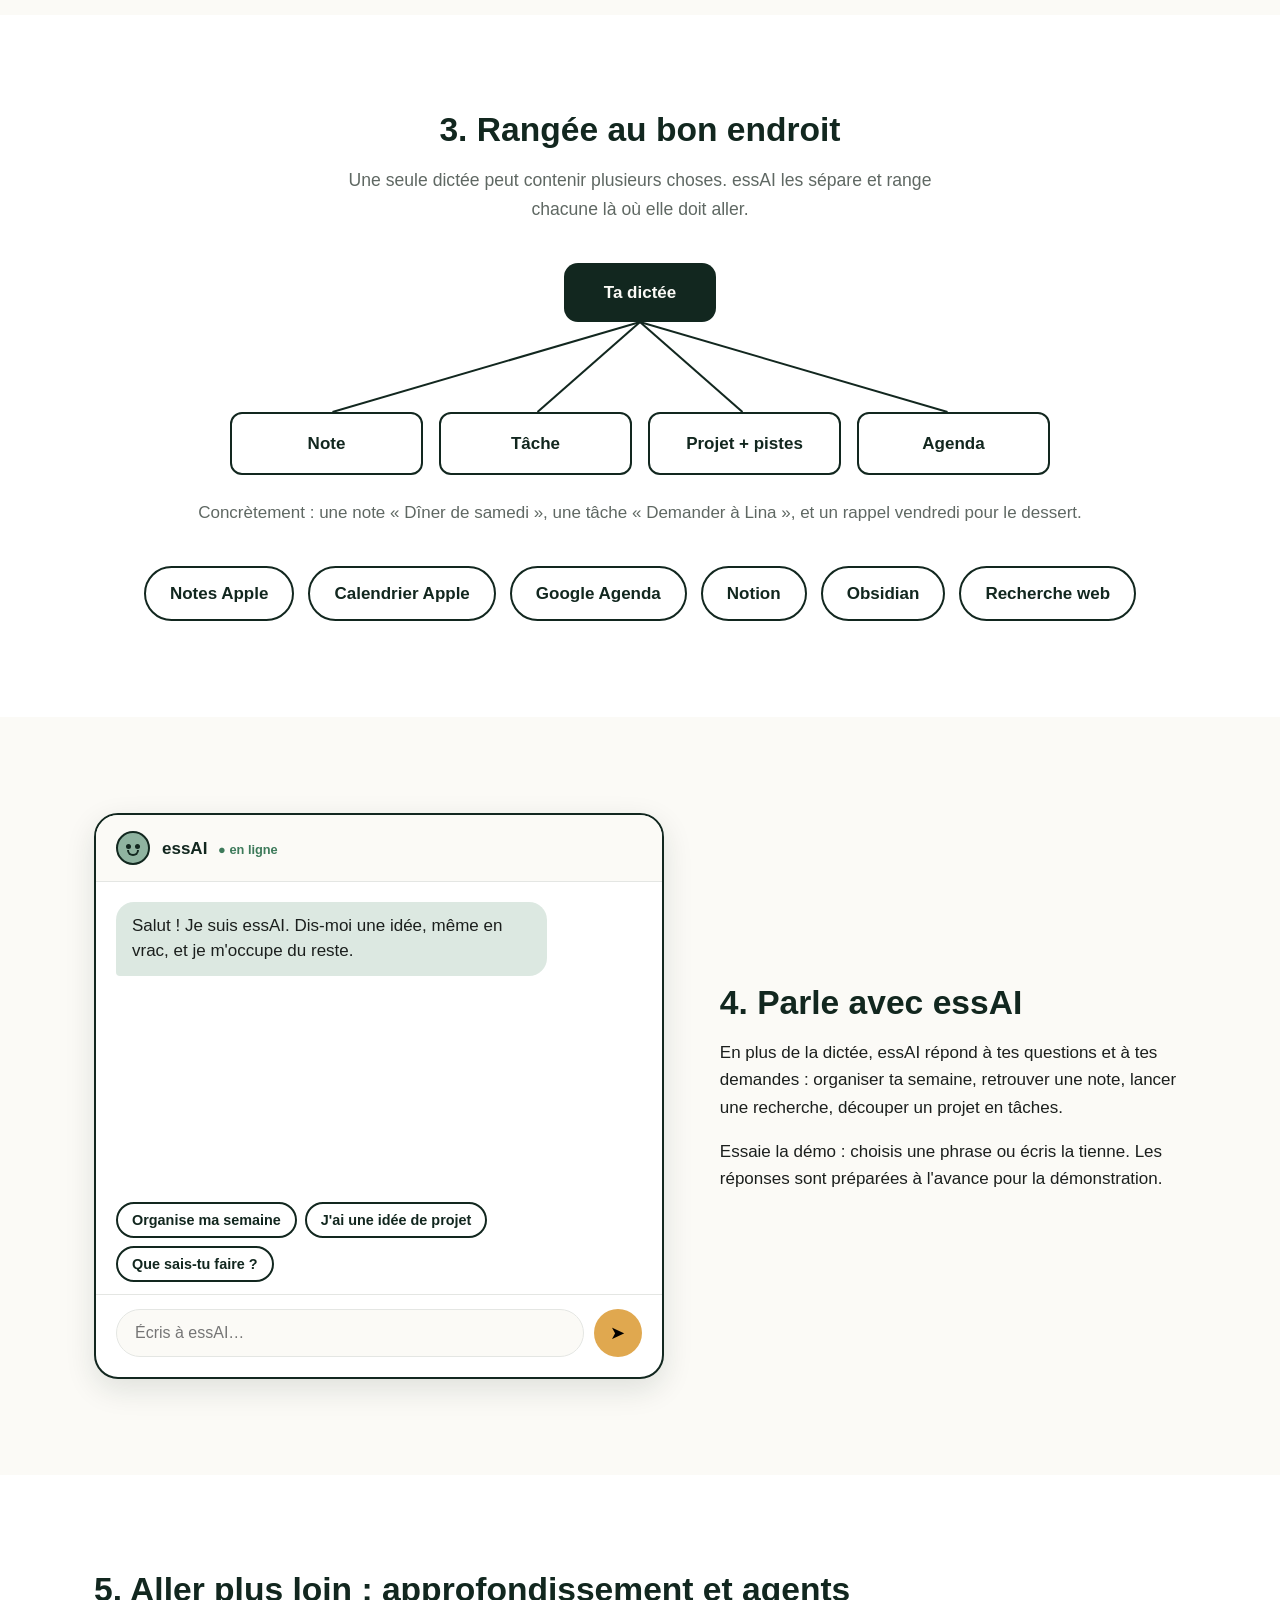
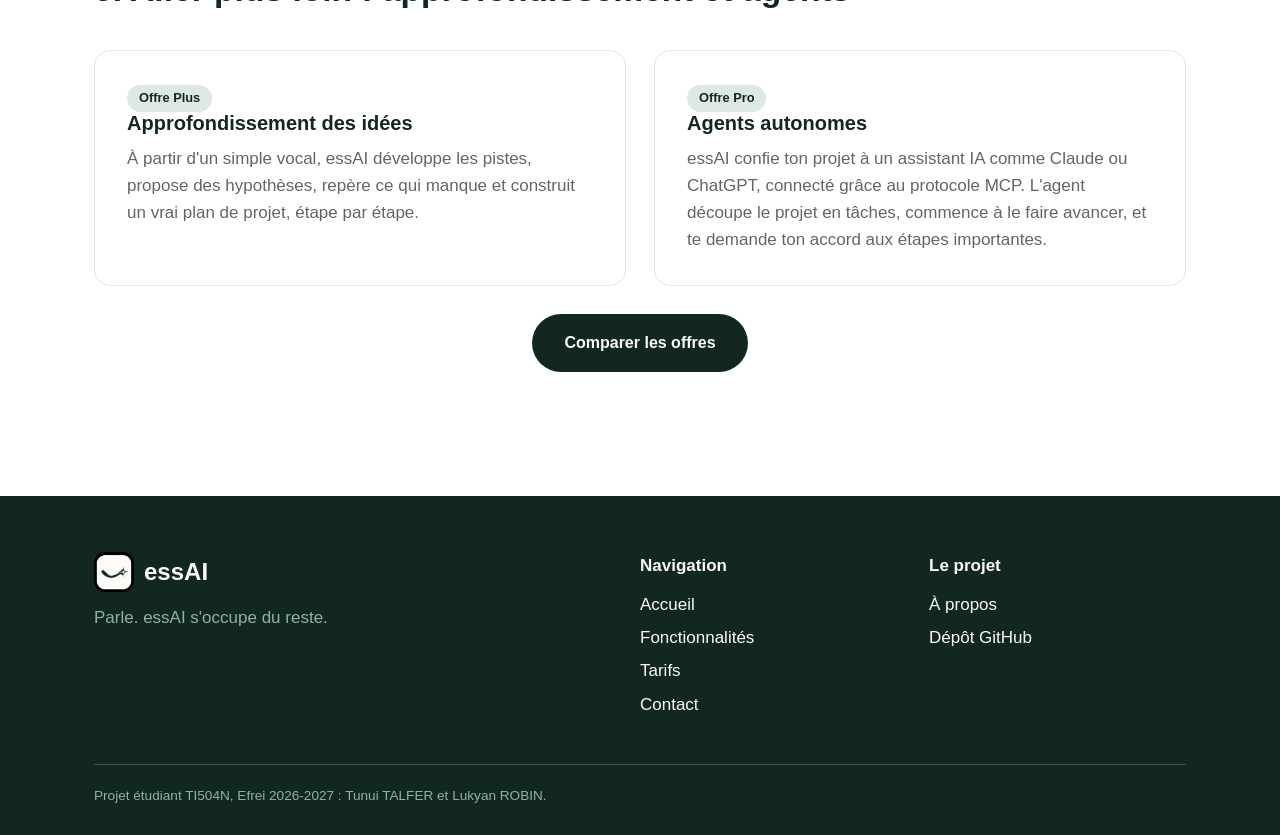
<file: pages/fonctionnalites.html>
<!DOCTYPE html>
<html lang="fr">
<head>
  <meta charset="utf-8">
  <meta name="viewport" content="width=device-width, initial-scale=1">
  <meta name="description" content="Tout ce qu'essAI fait de ta voix : dictée, reformulation dans ton style, rangement automatique, démo du chatbot, approfondissement et agents autonomes.">
  <title>Fonctionnalités&nbsp;: essAI</title>
  <link rel="icon" href="../img/favicon.png" type="image/png">
  <link rel="stylesheet" href="../css/style.css">
  <script src="../js/menu.js" defer></script>
  <script src="../js/apparition.js" defer></script>
  <script src="../js/comparaison.js" defer></script>
  <script src="../js/chatbot.js" defer></script>
</head>
<body>

  <!-- ===== En-tête commun : titre du site + navigation ===== -->
  <header class="entete">
    <div class="conteneur entete__barre">
      <a class="logo" href="../index.html">
        <img src="../img/logo-essai.png" alt="" width="40" height="40">
        <span>essAI</span>
      </a>
      <button class="burger" type="button" aria-expanded="false" aria-controls="menu-principal" aria-label="Ouvrir le menu">
        <span></span><span></span><span></span>
      </button>
      <nav class="nav" id="menu-principal" aria-label="Navigation principale">
        <ul>
          <li><a href="../index.html">Accueil</a></li>
          <li><a href="fonctionnalites.html" aria-current="page">Fonctionnalités</a></li>
          <li><a href="tarifs.html">Tarifs</a></li>
          <li><a href="a-propos.html">À propos</a></li>
          <li><a href="contact.html">Contact</a></li>
        </ul>
        <a class="bouton bouton--principal" href="tarifs.html">Essayer gratuitement</a>
      </nav>
    </div>
  </header>

  <main>

    <!-- ===== Accroche + sommaire de la page ===== -->
    <section class="hero">
      <div class="conteneur">
        <h1>Tout ce qu'essAI fait de ta voix</h1>
        <p class="hero__accroche">De la dictée en vrac jusqu'au projet qui avance tout seul : voici comment essAI transforme une idée passagère en quelque chose d'utile.</p>
        <nav class="sommaire" aria-label="Sommaire de la page">
          <a class="bouton bouton--contour" href="#dictee">Dictée</a>
          <a class="bouton bouton--contour" href="#reformulation">Reformulation</a>
          <a class="bouton bouton--contour" href="#rangement">Rangement</a>
          <a class="bouton bouton--contour" href="#chatbot">Chatbot</a>
          <a class="bouton bouton--contour" href="#agents">Agents</a>
        </nav>
      </div>
    </section>

    <!-- ===== 1. Dictée et transcription ===== -->
    <section class="section" id="dictee">
      <div class="conteneur deux-colonnes">
        <div class="apparition">
          <h2>1. Dictée et transcription</h2>
          <p>Appuie sur le micro et parle comme tu penses : des phrases inachevées, des retours en arrière, plusieurs idées mélangées. essAI transcrit tout en direct, même dans le bruit d'un trajet en métro.</p>
          <p>La dictée fonctionne sur téléphone et sur ordinateur, et tu peux reprendre une idée là où tu l'avais laissée.</p>
        </div>
        <div class="illustration-voix apparition" aria-hidden="true">
          <div class="illustration-voix__haut">
            <span class="avatar">
              <span class="avatar__oeil avatar__oeil--gauche"></span>
              <span class="avatar__oeil avatar__oeil--droit"></span>
              <span class="avatar__bouche"></span>
            </span>
            <div class="onde onde--active">
              <span></span><span></span><span></span><span></span><span></span><span></span><span></span>
              <span></span><span></span><span></span><span></span><span></span><span></span><span></span>
            </div>
          </div>
          <p class="illustration-voix__texte">« Euh… pour le dîner de samedi, faut que je demande à Lina si elle vient, et penser au dessert… »</p>
        </div>
      </div>
    </section>

    <!-- ===== 2. Reformulation : comparaison avant / après (js/comparaison.js) ===== -->
    <section class="section section--creme" id="reformulation">
      <div class="conteneur">
        <h2 class="apparition">2. Reformulée dans ton style</h2>
        <p class="sous-titre apparition">essAI apprend ta façon d'écrire à partir de tes anciennes notes (Notes Apple, Notion, Obsidian) : la note finale ressemble à celles que tu aurais écrites toi-même.</p>
        <div class="comparaison apparition">
          <div class="comparaison__carte comparaison__carte--avant">
            <p class="comparaison__etiquette">Avant : ce que tu as dit</p>
            <p>« Alors pour le mémoire, euh, je voudrais comparer genre trois méthodes de révision, la répétition espacée surtout, et faut que je trouve des articles, avant vendredi si possible, et demander au prof si c'est ok. »</p>
          </div>
          <div class="comparaison__carte comparaison__carte--apres">
            <p class="comparaison__etiquette">Après : ta note essAI</p>
            <p><strong>Mémoire : méthodes de révision</strong></p>
            <ul>
              <li>Comparer 3 méthodes (focus : répétition espacée)</li>
              <li>Trouver 5 articles → avant vendredi</li>
              <li>Valider le sujet avec le prof</li>
            </ul>
          </div>
          <label class="comparaison__curseur">
            <span class="invisible">Glisser pour comparer la dictée et la note</span>
            <input type="range" min="0" max="100" value="50">
          </label>
        </div>
      </div>
    </section>

    <!-- ===== 3. Rangement : schéma animé au défilement ===== -->
    <section class="section" id="rangement">
      <div class="conteneur texte-centre">
        <h2 class="apparition">3. Rangée au bon endroit</h2>
        <p class="sous-titre apparition">Une seule dictée peut contenir plusieurs choses. essAI les sépare et range chacune là où elle doit aller.</p>
        <div class="schema apparition" aria-hidden="true">
          <p class="schema__source">Ta dictée</p>
          <svg class="schema__liens" viewBox="0 0 800 90" preserveAspectRatio="none">
            <path d="M400 0 L100 90"/>
            <path d="M400 0 L300 90"/>
            <path d="M400 0 L500 90"/>
            <path d="M400 0 L700 90"/>
          </svg>
          <ul class="schema__cibles">
            <li>Note</li>
            <li>Tâche</li>
            <li>Projet + pistes</li>
            <li>Agenda</li>
          </ul>
        </div>
        <p class="schema__legende">Concrètement : une note « Dîner de samedi », une tâche « Demander à Lina », et un rappel vendredi pour le dessert.</p>
        <ul class="etiquettes">
          <li>Notes Apple</li>
          <li>Calendrier Apple</li>
          <li>Google Agenda</li>
          <li>Notion</li>
          <li>Obsidian</li>
          <li>Recherche web</li>
        </ul>
      </div>
    </section>

    <!-- ===== 4. Démo du chatbot (js/chatbot.js) ===== -->
    <section class="section section--creme" id="chatbot">
      <div class="conteneur deux-colonnes deux-colonnes--chat">
        <div class="chat apparition">
          <div class="chat__entete">
            <span class="avatar" aria-hidden="true">
              <span class="avatar__oeil avatar__oeil--gauche"></span>
              <span class="avatar__oeil avatar__oeil--droit"></span>
              <span class="avatar__bouche"></span>
            </span>
            <p class="chat__nom">essAI <span class="chat__statut">en ligne</span></p>
          </div>
          <!-- aria-live : les nouveaux messages sont annoncés aux lecteurs d'écran -->
          <div class="chat__messages" aria-live="polite">
            <p class="bulle bulle--essai">Salut ! Je suis essAI. Dis-moi une idée, même en vrac, et je m'occupe du reste.</p>
            <p class="bulle bulle--moi">Organise ma semaine</p>
            <p class="bulle bulle--essai">Je regarde ton agenda… Tu as 3 créneaux libres. Je place ta séance de sport mercredi à 18 h et je décale la réunion d'équipe à jeudi ?</p>
          </div>
          <div class="chat__suggestions">
            <button class="chat__suggestion" type="button">Organise ma semaine</button>
            <button class="chat__suggestion" type="button">J'ai une idée de projet</button>
            <button class="chat__suggestion" type="button">Que sais-tu faire ?</button>
          </div>
          <form class="chat__formulaire">
            <label class="invisible" for="chat-message">Ton message pour essAI</label>
            <input id="chat-message" type="text" name="message" placeholder="Écris à essAI…" autocomplete="off" maxlength="200">
            <button class="chat__envoyer" type="submit" aria-label="Envoyer le message">➤</button>
          </form>
        </div>
        <div class="apparition">
          <h2>4. Parle avec essAI</h2>
          <p>En plus de la dictée, essAI répond à tes questions et à tes demandes : organiser ta semaine, retrouver une note, lancer une recherche, découper un projet en tâches.</p>
          <p>Essaie la démo : choisis une phrase ou écris la tienne. Les réponses sont préparées à l'avance pour la démonstration.</p>
        </div>
      </div>
    </section>

    <!-- ===== 5. Approfondissement et agents ===== -->
    <section class="section" id="agents">
      <div class="conteneur">
        <h2 class="apparition">5. Aller plus loin : approfondissement et agents</h2>
        <div class="grille-2">
          <article class="carte apparition">
            <p><span class="badge">Offre Plus</span></p>
            <h3>Approfondissement des idées</h3>
            <p>À partir d'un simple vocal, essAI développe les pistes, propose des hypothèses, repère ce qui manque et construit un vrai plan de projet, étape par étape.</p>
          </article>
          <article class="carte apparition">
            <p><span class="badge">Offre Pro</span></p>
            <h3>Agents autonomes</h3>
            <p>essAI confie ton projet à un assistant IA comme Claude ou ChatGPT, connecté grâce au protocole MCP. L'agent découpe le projet en tâches, commence à le faire avancer, et te demande ton accord aux étapes importantes.</p>
          </article>
        </div>
        <div class="boutons boutons--centre">
          <a class="bouton bouton--sombre" href="tarifs.html">Comparer les offres</a>
        </div>
      </div>
    </section>

  </main>

  <!-- ===== Pied de page commun : navigation + lien vers « À propos » ===== -->
  <footer class="pied">
    <div class="conteneur">
      <div class="pied__grille">
        <div>
          <a class="logo" href="../index.html">
            <img src="../img/logo-essai.png" alt="" width="40" height="40">
            <span>essAI</span>
          </a>
          <p class="pied__slogan">Parle. essAI s'occupe du reste.</p>
        </div>
        <nav aria-label="Navigation du pied de page">
          <p class="pied__titre">Navigation</p>
          <ul>
            <li><a href="../index.html">Accueil</a></li>
            <li><a href="fonctionnalites.html" aria-current="page">Fonctionnalités</a></li>
            <li><a href="tarifs.html">Tarifs</a></li>
            <li><a href="contact.html">Contact</a></li>
          </ul>
        </nav>
        <nav aria-label="Le projet">
          <p class="pied__titre">Le projet</p>
          <ul>
            <li><a href="a-propos.html">À propos</a></li>
            <li><a href="https://github.com/lukyanrobin/ProjetProgWeb_TALFER_ROBIN">Dépôt GitHub</a></li>
          </ul>
        </nav>
      </div>
      <p class="pied__mention">Projet étudiant TI504N, Efrei 2026-2027&nbsp;: Tunui TALFER et Lukyan ROBIN.</p>
    </div>
  </footer>

</body>
</html>
</file>
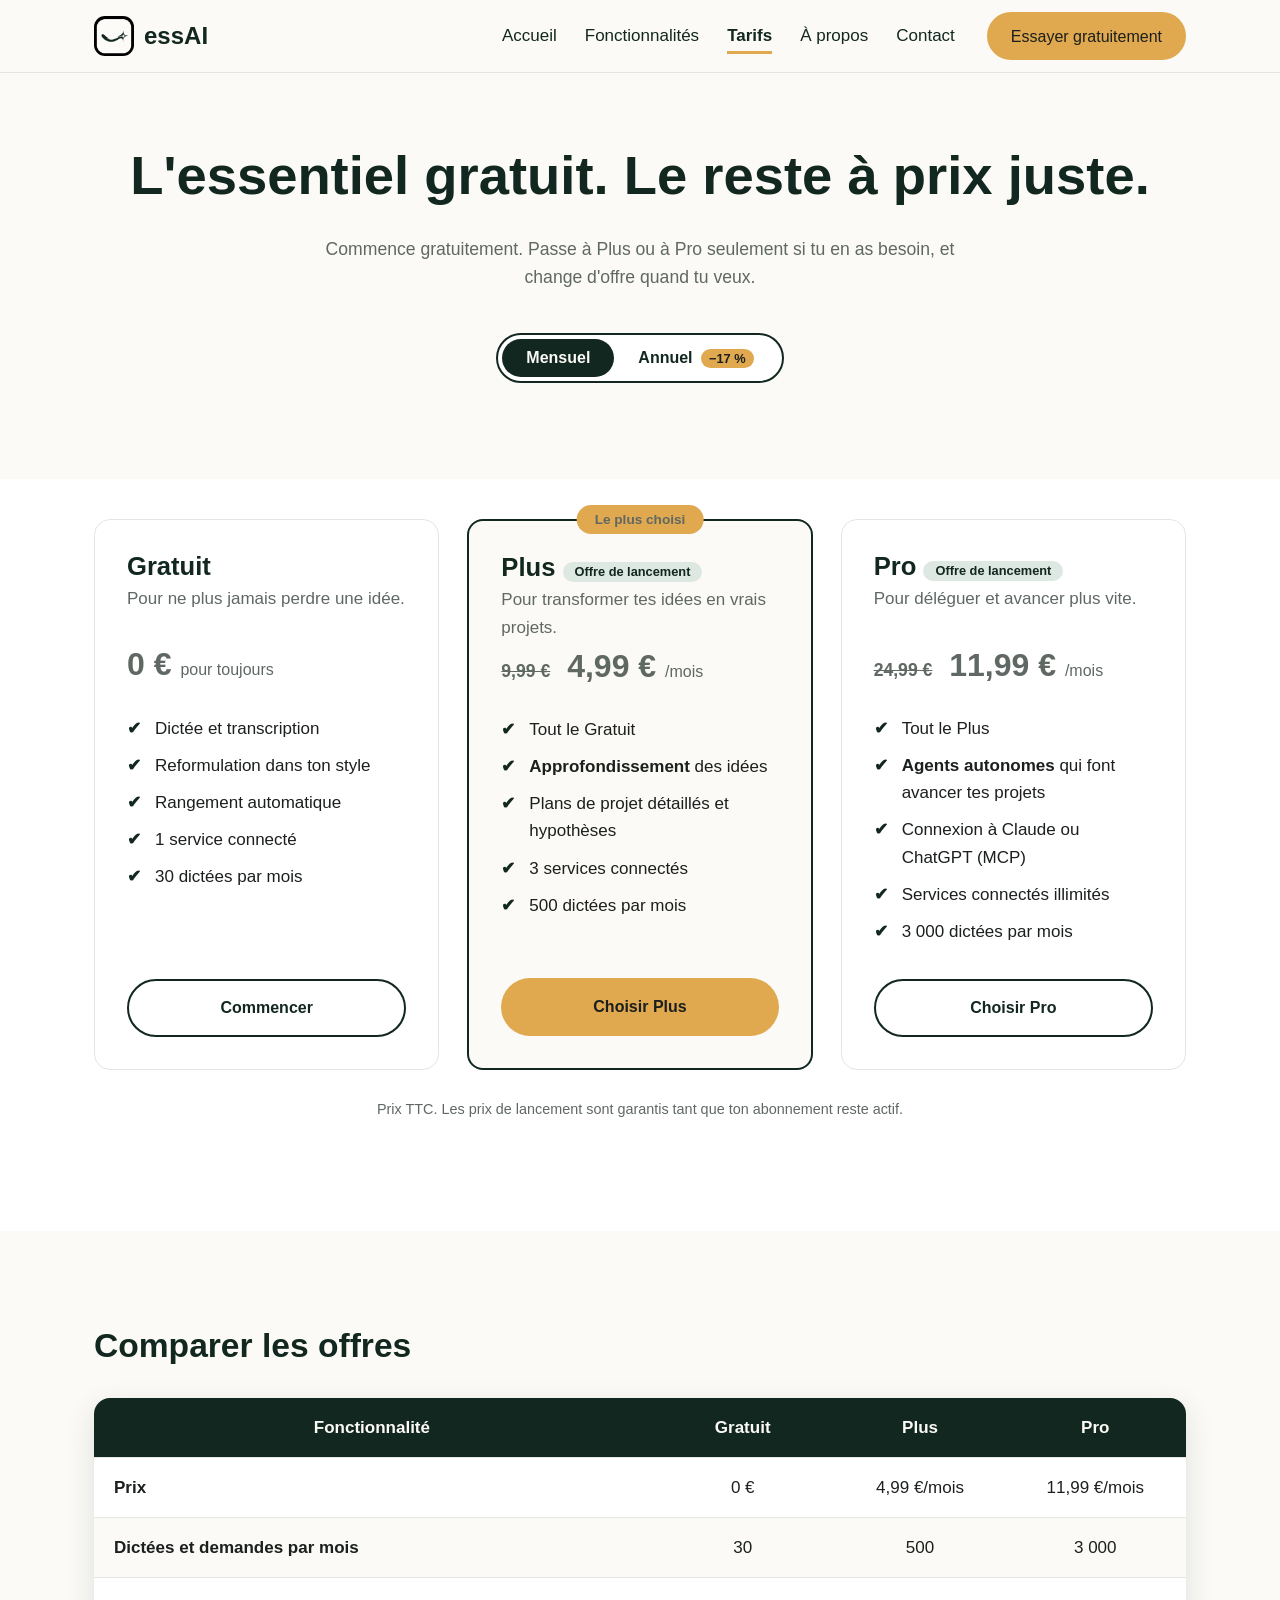
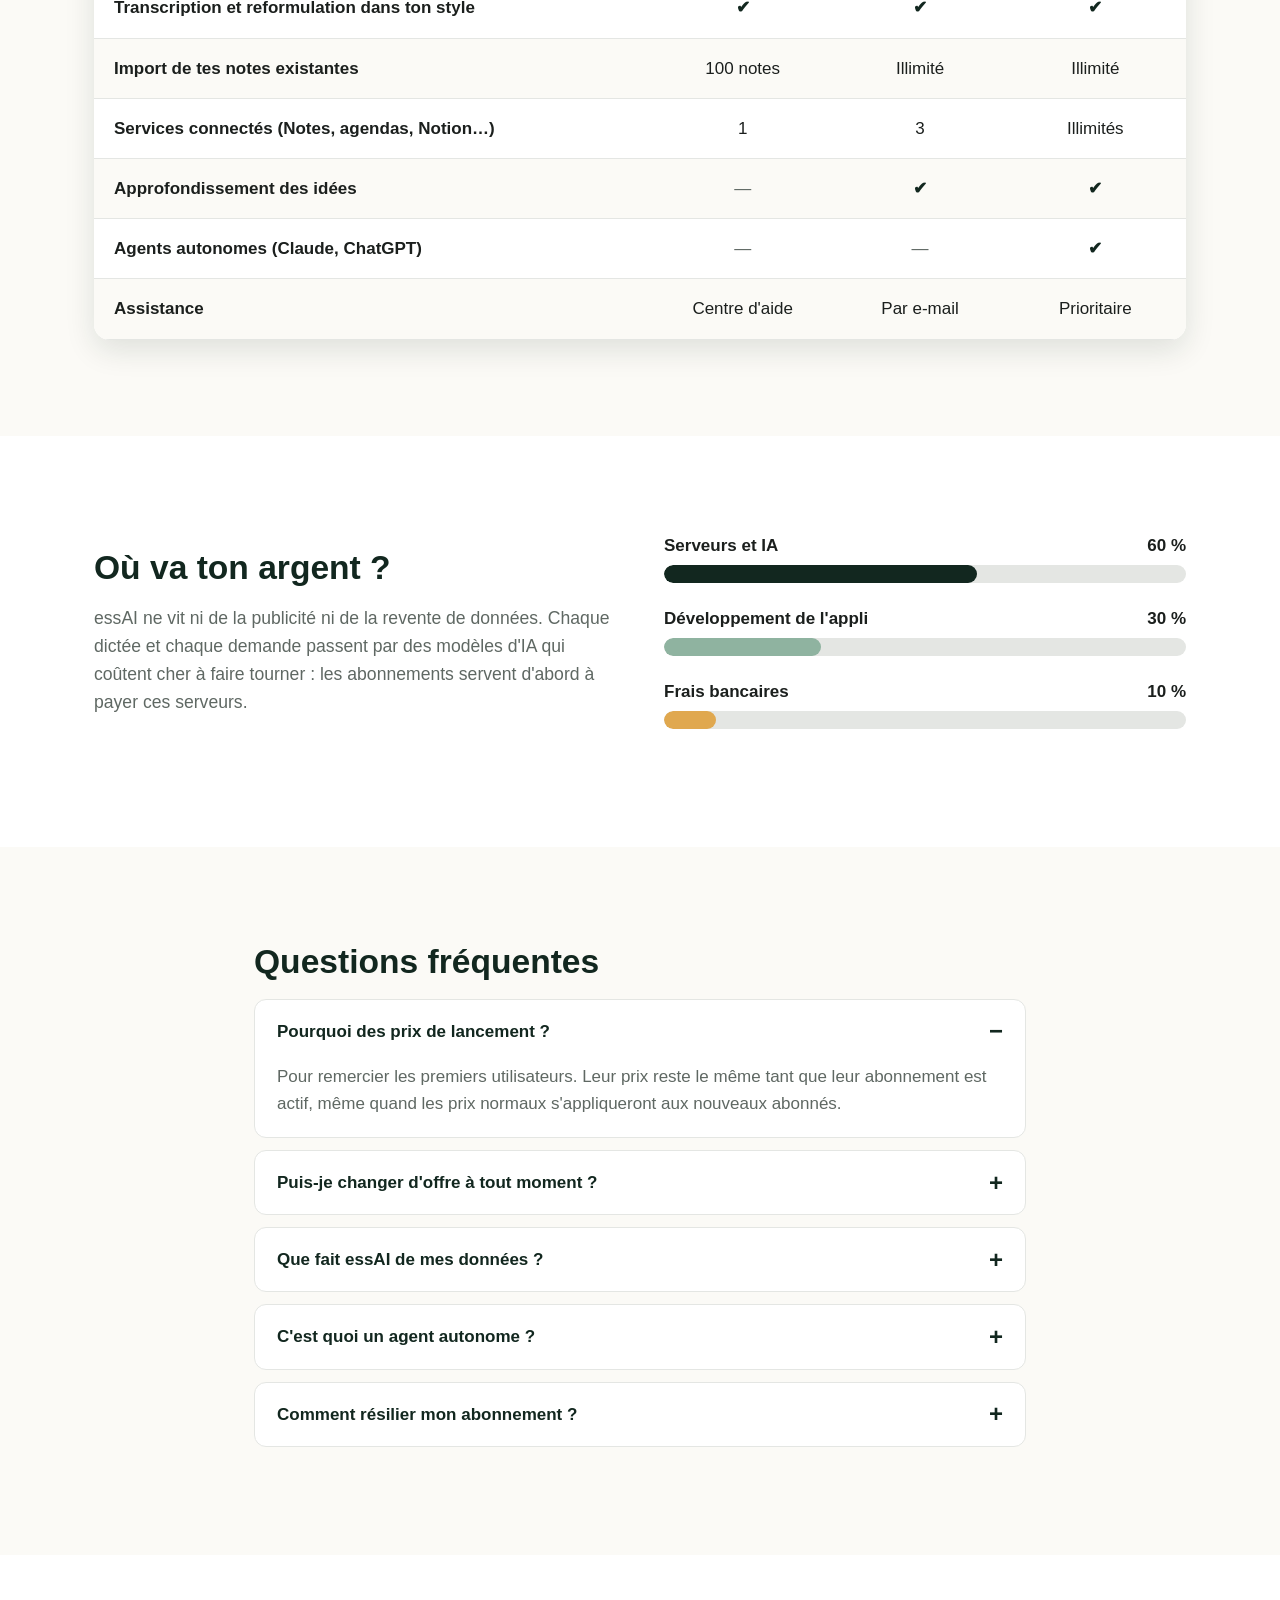
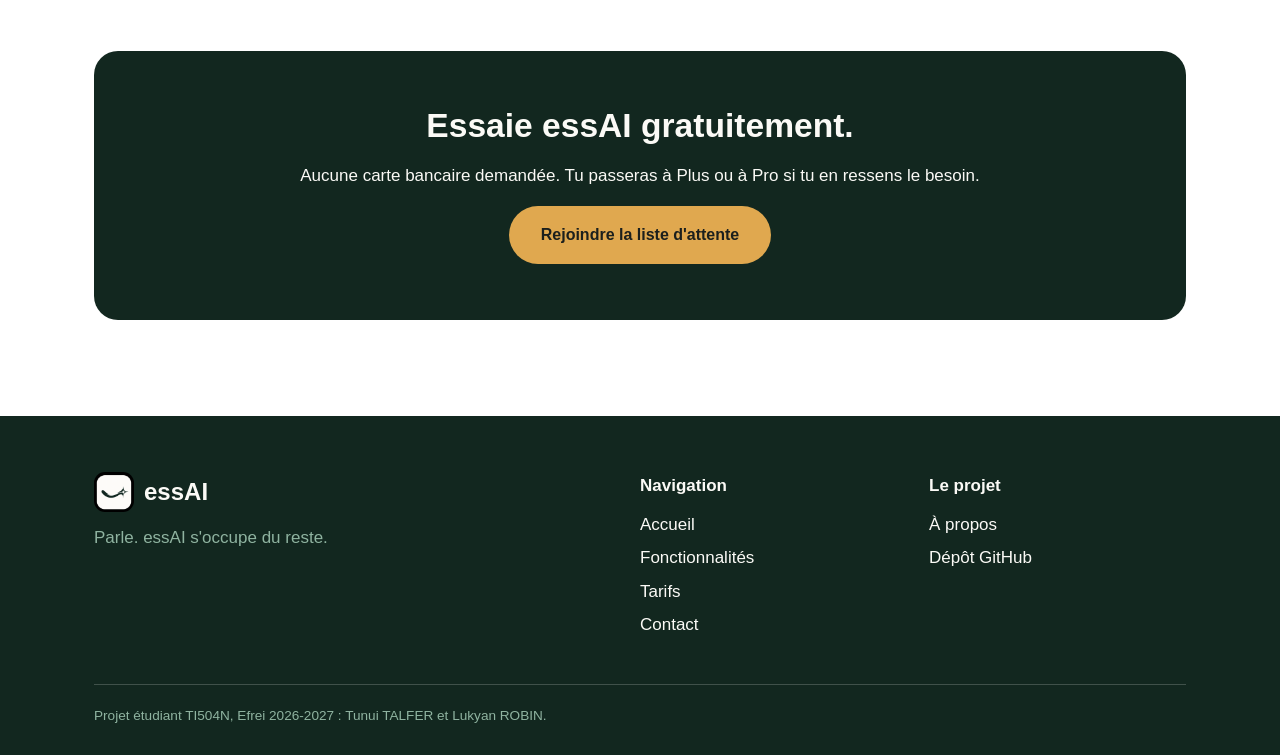
<file: pages/tarifs.html>
<!DOCTYPE html>
<html lang="fr">
<head>
  <meta charset="utf-8">
  <meta name="viewport" content="width=device-width, initial-scale=1">
  <meta name="description" content="Les offres d'essAI : Gratuit, Plus et Pro, comparées en détail.">
  <title>Tarifs&nbsp;: essAI</title>
  <link rel="icon" href="../img/favicon.png" type="image/png">
  <link rel="stylesheet" href="../css/style.css">
  <script src="../js/menu.js" defer></script>
  <script src="../js/apparition.js" defer></script>
  <script src="../js/tarifs.js" defer></script>
</head>
<body>

  <!-- ===== En-tête commun : titre du site + navigation ===== -->
  <header class="entete">
    <div class="conteneur entete__barre">
      <a class="logo" href="../index.html">
        <img src="../img/logo-essai.png" alt="" width="40" height="40">
        <span>essAI</span>
      </a>
      <button class="burger" type="button" aria-expanded="false" aria-controls="menu-principal" aria-label="Ouvrir le menu">
        <span></span><span></span><span></span>
      </button>
      <nav class="nav" id="menu-principal" aria-label="Navigation principale">
        <ul>
          <li><a href="../index.html">Accueil</a></li>
          <li><a href="fonctionnalites.html">Fonctionnalités</a></li>
          <li><a href="tarifs.html" aria-current="page">Tarifs</a></li>
          <li><a href="a-propos.html">À propos</a></li>
          <li><a href="contact.html">Contact</a></li>
        </ul>
        <a class="bouton bouton--principal" href="tarifs.html">Essayer gratuitement</a>
      </nav>
    </div>
  </header>

  <main>

    <!-- ===== Accroche + bascule mensuel / annuel (js/tarifs.js) ===== -->
    <section class="hero texte-centre">
      <div class="conteneur">
        <h1>L'essentiel gratuit. Le reste à prix juste.</h1>
        <p class="sous-titre">Commence gratuitement. Passe à Plus ou à Pro seulement si tu en as besoin, et change d'offre quand tu veux.</p>
        <div class="bascule" role="group" aria-label="Période de facturation">
          <button class="bascule__option" type="button" data-periode="mensuel" aria-pressed="true">Mensuel</button>
          <button class="bascule__option" type="button" data-periode="annuel" aria-pressed="false">Annuel <span class="bascule__remise">−17 %</span></button>
        </div>
      </div>
    </section>

    <!-- ===== Les trois offres ===== -->
    <section class="section section--offres" aria-labelledby="titre-offres">
      <div class="conteneur">
        <h2 id="titre-offres" class="invisible">Les offres</h2>
        <div class="grille-3 offres">

          <article class="carte offre-detail apparition">
            <h3 class="offre-detail__nom">Gratuit</h3>
            <p class="offre-detail__cible">Pour ne plus jamais perdre une idée.</p>
            <p class="offre__prix">0&nbsp;€ <small>pour toujours</small></p>
            <ul class="offre-detail__liste">
              <li>Dictée et transcription</li>
              <li>Reformulation dans ton style</li>
              <li>Rangement automatique</li>
              <li>1 service connecté</li>
              <li>30 dictées par mois</li>
            </ul>
            <a class="bouton bouton--contour" href="contact.html">Commencer</a>
          </article>

          <article class="carte offre-detail offre--mise-en-avant apparition">
            <p class="offre-detail__ruban">Le plus choisi</p>
            <h3 class="offre-detail__nom">Plus <span class="badge">Offre de lancement</span></h3>
            <p class="offre-detail__cible">Pour transformer tes idées en vrais projets.</p>
            <p class="offre__prix">
              <span class="offre__ancien" data-mensuel="9,99&nbsp;€" data-annuel="99&nbsp;€">9,99&nbsp;€</span>
              <span data-mensuel="4,99&nbsp;€" data-annuel="49,90&nbsp;€">4,99&nbsp;€</span>
              <small data-mensuel="/mois" data-annuel="/an">/mois</small>
            </p>
            <ul class="offre-detail__liste">
              <li>Tout le Gratuit</li>
              <li><strong>Approfondissement</strong> des idées</li>
              <li>Plans de projet détaillés et hypothèses</li>
              <li>3 services connectés</li>
              <li>500 dictées par mois</li>
            </ul>
            <a class="bouton bouton--principal" href="contact.html">Choisir Plus</a>
          </article>

          <article class="carte offre-detail apparition">
            <h3 class="offre-detail__nom">Pro <span class="badge">Offre de lancement</span></h3>
            <p class="offre-detail__cible">Pour déléguer et avancer plus vite.</p>
            <p class="offre__prix">
              <span class="offre__ancien" data-mensuel="24,99&nbsp;€" data-annuel="249&nbsp;€">24,99&nbsp;€</span>
              <span data-mensuel="11,99&nbsp;€" data-annuel="119,90&nbsp;€">11,99&nbsp;€</span>
              <small data-mensuel="/mois" data-annuel="/an">/mois</small>
            </p>
            <ul class="offre-detail__liste">
              <li>Tout le Plus</li>
              <li><strong>Agents autonomes</strong> qui font avancer tes projets</li>
              <li>Connexion à Claude ou ChatGPT (MCP)</li>
              <li>Services connectés illimités</li>
              <li>3&nbsp;000 dictées par mois</li>
            </ul>
            <a class="bouton bouton--contour" href="contact.html">Choisir Pro</a>
          </article>

        </div>
        <p class="note-prix texte-centre">Prix TTC. Les prix de lancement sont garantis tant que ton abonnement reste actif.</p>
      </div>
    </section>

    <!-- ===== Tableau comparatif ===== -->
    <section class="section section--creme" aria-labelledby="titre-comparatif">
      <div class="conteneur">
        <h2 id="titre-comparatif" class="apparition">Comparer les offres</h2>
        <!-- Sur téléphone, le tableau défile horizontalement dans ce cadre -->
        <div class="tableau-cadre" role="region" aria-labelledby="titre-comparatif" tabindex="0">
          <table class="tableau">
            <caption class="invisible">Comparaison des fonctionnalités des offres Gratuit, Plus et Pro</caption>
            <thead>
              <tr>
                <th scope="col">Fonctionnalité</th>
                <th scope="col">Gratuit</th>
                <th scope="col">Plus</th>
                <th scope="col">Pro</th>
              </tr>
            </thead>
            <tbody>
              <tr>
                <th scope="row">Prix</th>
                <td>0&nbsp;€</td>
                <td data-mensuel="4,99&nbsp;€/mois" data-annuel="49,90&nbsp;€/an">4,99&nbsp;€/mois</td>
                <td data-mensuel="11,99&nbsp;€/mois" data-annuel="119,90&nbsp;€/an">11,99&nbsp;€/mois</td>
              </tr>
              <tr>
                <th scope="row">Dictées et demandes par mois</th>
                <td>30</td>
                <td>500</td>
                <td>3&nbsp;000</td>
              </tr>
              <tr>
                <th scope="row">Transcription et reformulation dans ton style</th>
                <td><span class="oui" aria-hidden="true">✔</span><span class="invisible">Inclus</span></td>
                <td><span class="oui" aria-hidden="true">✔</span><span class="invisible">Inclus</span></td>
                <td><span class="oui" aria-hidden="true">✔</span><span class="invisible">Inclus</span></td>
              </tr>
              <tr>
                <th scope="row">Import de tes notes existantes</th>
                <td>100 notes</td>
                <td>Illimité</td>
                <td>Illimité</td>
              </tr>
              <tr>
                <th scope="row">Services connectés (Notes, agendas, Notion…)</th>
                <td>1</td>
                <td>3</td>
                <td>Illimités</td>
              </tr>
              <tr>
                <th scope="row">Approfondissement des idées</th>
                <td><span class="non" aria-hidden="true">—</span><span class="invisible">Non inclus</span></td>
                <td><span class="oui" aria-hidden="true">✔</span><span class="invisible">Inclus</span></td>
                <td><span class="oui" aria-hidden="true">✔</span><span class="invisible">Inclus</span></td>
              </tr>
              <tr>
                <th scope="row">Agents autonomes (Claude, ChatGPT)</th>
                <td><span class="non" aria-hidden="true">—</span><span class="invisible">Non inclus</span></td>
                <td><span class="non" aria-hidden="true">—</span><span class="invisible">Non inclus</span></td>
                <td><span class="oui" aria-hidden="true">✔</span><span class="invisible">Inclus</span></td>
              </tr>
              <tr>
                <th scope="row">Assistance</th>
                <td>Centre d'aide</td>
                <td>Par e-mail</td>
                <td>Prioritaire</td>
              </tr>
            </tbody>
          </table>
        </div>
      </div>
    </section>

    <!-- ===== Où va ton argent ? (barres animées au défilement) ===== -->
    <section class="section">
      <div class="conteneur argent">
        <div>
          <h2>Où va ton argent&nbsp;?</h2>
          <p class="sous-titre">
            essAI ne vit ni de la publicité ni de la revente de données.
            Chaque dictée et chaque demande passent par des modèles d'IA qui coûtent cher à faire tourner :
            les abonnements servent d'abord à payer ces serveurs.
          </p>
        </div>
        <ul class="barres apparition">
          <li>
            <span class="barres__libelle">Serveurs et IA <strong>60&nbsp;%</strong></span>
            <span class="barres__piste"><span class="barres__remplissage barres__remplissage--serveurs"></span></span>
          </li>
          <li>
            <span class="barres__libelle">Développement de l'appli <strong>30&nbsp;%</strong></span>
            <span class="barres__piste"><span class="barres__remplissage barres__remplissage--dev"></span></span>
          </li>
          <li>
            <span class="barres__libelle">Frais bancaires <strong>10&nbsp;%</strong></span>
            <span class="barres__piste"><span class="barres__remplissage barres__remplissage--frais"></span></span>
          </li>
        </ul>
      </div>
    </section>

    <!-- ===== FAQ : <details> s'ouvre sans JavaScript ; js/tarifs.js n'en laisse qu'un ouvert à la fois ===== -->
    <section class="section section--creme" aria-labelledby="titre-faq">
      <div class="conteneur conteneur--etroit">
        <h2 id="titre-faq" class="apparition">Questions fréquentes</h2>
        <div class="faq">
          <details open>
            <summary>Pourquoi des prix de lancement&nbsp;?</summary>
            <p>Pour remercier les premiers utilisateurs. Leur prix reste le même tant que leur abonnement est actif, même quand les prix normaux s'appliqueront aux nouveaux abonnés.</p>
          </details>
          <details>
            <summary>Puis-je changer d'offre à tout moment&nbsp;?</summary>
            <p>Oui. Tu peux passer à une offre supérieure ou revenir au Gratuit quand tu veux. Tes notes, tâches et projets restent toujours accessibles.</p>
          </details>
          <details>
            <summary>Que fait essAI de mes données&nbsp;?</summary>
            <p>Rien d'autre que ce que tu lui demandes. essAI n'agit que sur les services que tu as connectés, avec les droits que tu as choisis (lire, ajouter, modifier), et tes données ne sont jamais revendues.</p>
          </details>
          <details>
            <summary>C'est quoi un agent autonome&nbsp;?</summary>
            <p>Avec Pro, essAI peut confier un projet à un assistant IA comme Claude ou ChatGPT, connecté grâce au protocole MCP. L'agent découpe le projet en tâches et commence à le faire avancer, et tu valides les étapes importantes.</p>
          </details>
          <details>
            <summary>Comment résilier mon abonnement&nbsp;?</summary>
            <p>En un clic depuis les réglages de l'appli. L'abonnement s'arrête à la fin de la période déjà payée, sans frais.</p>
          </details>
        </div>
      </div>
    </section>

    <!-- ===== Appel à l'action final ===== -->
    <section class="section">
      <div class="conteneur">
        <div class="appel apparition">
          <h2>Essaie essAI gratuitement.</h2>
          <p>Aucune carte bancaire demandée. Tu passeras à Plus ou à Pro si tu en ressens le besoin.</p>
          <a class="bouton bouton--principal" href="contact.html">Rejoindre la liste d'attente</a>
        </div>
      </div>
    </section>

  </main>

  <!-- ===== Pied de page commun : navigation + lien vers « À propos » ===== -->
  <footer class="pied">
    <div class="conteneur">
      <div class="pied__grille">
        <div>
          <a class="logo" href="../index.html">
            <img src="../img/logo-essai.png" alt="" width="40" height="40">
            <span>essAI</span>
          </a>
          <p class="pied__slogan">Parle. essAI s'occupe du reste.</p>
        </div>
        <nav aria-label="Navigation du pied de page">
          <p class="pied__titre">Navigation</p>
          <ul>
            <li><a href="../index.html">Accueil</a></li>
            <li><a href="fonctionnalites.html">Fonctionnalités</a></li>
            <li><a href="tarifs.html" aria-current="page">Tarifs</a></li>
            <li><a href="contact.html">Contact</a></li>
          </ul>
        </nav>
        <nav aria-label="Le projet">
          <p class="pied__titre">Le projet</p>
          <ul>
            <li><a href="a-propos.html">À propos</a></li>
            <li><a href="https://github.com/lukyanrobin/ProjetProgWeb_TALFER_ROBIN">Dépôt GitHub</a></li>
          </ul>
        </nav>
      </div>
      <p class="pied__mention">Projet étudiant TI504N, Efrei 2026-2027&nbsp;: Tunui TALFER et Lukyan ROBIN.</p>
    </div>
  </footer>

</body>
</html>
</file>
<file: css/style.css>
/* =====================================================================
   essAI : feuille de style commune à toutes les pages
   Sommaire :
     1. Charte graphique (variables)       6. Sections et cartes
     2. Base                              7. Accueil : démo du téléphone
     3. Utilitaires                       8. Accueil : carrousel
     4. En-tête et navigation             9. Animations d'apparition
     5. Boutons                          10. Pied de page
                                         11. Responsive (tablette, téléphone)
   ===================================================================== */

/* 1. Charte graphique : couleurs tirées du logo -------------------------- */
:root {
  --vert: #12271F;          /* vert forêt du logo : titres, en-tête, pied de page */
  --creme: #FBFAF6;         /* fond crème du logo */
  --sauge: #8FB3A0;         /* accents doux, cartes */
  --sauge-clair: #DCE8E1;
  --ambre: #E0A84F;         /* boutons d'action, l'« étincelle » */
  --ambre-fonce: #C98E33;
  --texte: #1B1F1D;
  --gris: #5F6863;
  --gris-clair: #E4E6E3;
  --blanc: #FFFFFF;
  --rayon: 16px;            /* arrondis, comme l'icône de l'appli */
  --ombre: 0 10px 30px rgba(18, 39, 31, 0.12);
  --largeur: 1140px;        /* largeur maximale du contenu */
  --police: -apple-system, BlinkMacSystemFont, "Segoe UI", Roboto, "Helvetica Neue", Arial, sans-serif;
}

/* 2. Base ----------------------------------------------------------------- */
*,
*::before,
*::after {
  box-sizing: border-box;
}

html {
  scroll-behavior: smooth;
}

body {
  margin: 0;
  font-family: var(--police);
  font-size: 17px;
  line-height: 1.6;
  color: var(--texte);
  background-color: var(--blanc);
}

img {
  max-width: 100%;
  height: auto;
  display: block;
}

h1,
h2,
h3 {
  color: var(--vert);
  line-height: 1.15;
  margin: 0 0 0.5em;
}

h1 {
  font-size: 3.4rem;
}

h2 {
  font-size: 2.1rem;
}

h3 {
  font-size: 1.25rem;
}

p {
  margin: 0 0 1em;
}

a {
  color: var(--vert);
}

/* Contour visible pour la navigation au clavier */
a:focus-visible,
button:focus-visible {
  outline: 3px solid var(--ambre);
  outline-offset: 3px;
}

/* 3. Utilitaires ------------------------------------------------------------ */
.conteneur {
  width: 100%;
  max-width: var(--largeur);
  margin: 0 auto;
  padding: 0 24px;
}

.texte-centre {
  text-align: center;
}

.sous-titre {
  color: var(--gris);
  font-size: 1.1rem;
  max-width: 640px;
}

.texte-centre .sous-titre {
  margin-left: auto;
  margin-right: auto;
}

/* Texte lu par les lecteurs d'écran mais invisible à l'écran */
.invisible {
  position: absolute;
  width: 1px;
  height: 1px;
  overflow: hidden;
  clip-path: inset(50%);
  white-space: nowrap;
}

/* 4. En-tête et navigation ------------------------------------------------ */
.entete {
  position: sticky;
  top: 0;
  z-index: 10;
  background-color: var(--creme);
  border-bottom: 1px solid var(--gris-clair);
}

.entete__barre {
  display: flex;
  align-items: center;
  justify-content: space-between;
  gap: 24px;
  min-height: 72px;
}

.logo {
  display: flex;
  align-items: center;
  gap: 10px;
  font-size: 1.5rem;
  font-weight: 700;
  color: var(--vert);
  text-decoration: none;
}

/* Le PNG du logo a des coins noirs : on les arrondit pour les masquer */
.logo img {
  width: 40px;
  height: 40px;
  border-radius: 11px;
}

.nav {
  display: flex;
  align-items: center;
  gap: 32px;
}

.nav ul {
  display: flex;
  gap: 28px;
  list-style: none;
  margin: 0;
  padding: 0;
}

.nav a {
  text-decoration: none;
  font-weight: 500;
  padding: 6px 0;
  border-bottom: 3px solid transparent;
  transition: border-color 0.2s;
}

.nav a:hover,
.nav a[aria-current="page"] {
  border-bottom-color: var(--ambre);
}

.nav a[aria-current="page"] {
  font-weight: 700;
}

/* Le bouton d'appel à l'action garde son propre style dans le menu */
.nav .bouton {
  border-bottom: none;
  padding: 10px 22px;
}

/* Bouton « burger » : caché sur ordinateur, visible sur téléphone (voir §11) */
.burger {
  display: none;
  width: 44px;
  height: 44px;
  padding: 10px;
  border: none;
  border-radius: 10px;
  background: transparent;
  cursor: pointer;
}

.burger span {
  display: block;
  height: 3px;
  margin: 5px 0;
  border-radius: 2px;
  background-color: var(--vert);
  transition: transform 0.25s, opacity 0.25s;
}

/* Le burger devient une croix quand le menu est ouvert */
.burger[aria-expanded="true"] span:nth-child(1) {
  transform: translateY(8px) rotate(45deg);
}

.burger[aria-expanded="true"] span:nth-child(2) {
  opacity: 0;
}

.burger[aria-expanded="true"] span:nth-child(3) {
  transform: translateY(-8px) rotate(-45deg);
}

/* 5. Boutons ---------------------------------------------------------------- */
.bouton {
  display: inline-block;
  padding: 14px 30px;
  border: 2px solid transparent;
  border-radius: 999px;
  font-family: inherit;
  font-size: 1rem;
  font-weight: 700;
  text-decoration: none;
  cursor: pointer;
  transition: transform 0.15s, background-color 0.2s, box-shadow 0.2s;
}

.bouton:hover {
  transform: translateY(-2px);
  box-shadow: var(--ombre);
}

.bouton--principal {
  background-color: var(--ambre);
  color: var(--texte);
}

.bouton--principal:hover {
  background-color: var(--ambre-fonce);
}

.bouton--contour {
  background-color: transparent;
  border-color: var(--vert);
  color: var(--vert);
}

.bouton--sombre {
  background-color: var(--vert);
  color: var(--creme);
}

.boutons {
  display: flex;
  flex-wrap: wrap;
  gap: 16px;
  margin: 28px 0;
}

.boutons--centre {
  justify-content: center;
}

/* 6. Sections et cartes ----------------------------------------------------- */
.section {
  padding: 96px 0;
}

.section--creme {
  background-color: var(--creme);
}

.section--sombre {
  background-color: var(--vert);
  color: var(--creme);
}

.section--sombre h2 {
  color: var(--creme);
}

.grille-3 {
  display: grid;
  grid-template-columns: repeat(3, 1fr);
  gap: 28px;
  margin-top: 40px;
}

.carte {
  padding: 32px;
  background-color: var(--blanc);
  border: 1px solid var(--gris-clair);
  border-radius: var(--rayon);
  transition: transform 0.2s, box-shadow 0.2s;
}

.carte:hover {
  transform: translateY(-4px);
  box-shadow: var(--ombre);
}

.carte__icone {
  width: 56px;
  height: 56px;
  margin-bottom: 20px;
  color: var(--vert);
}

.carte p {
  color: var(--gris);
  margin: 0;
}

/* Hero (haut de la page d'accueil) */
.hero {
  padding: 72px 0 96px;
  background-color: var(--creme);
}

.hero__grille {
  display: grid;
  grid-template-columns: 1.15fr 0.85fr;
  align-items: center;
  gap: 48px;
}

.hero h1 span {
  display: block;
}

.hero__accroche {
  font-size: 1.2rem;
  color: var(--gris);
  max-width: 520px;
}

.hero__transparence {
  font-style: italic;
  color: var(--vert);
}

/* Liste des intégrations sous forme d'étiquettes */
.etiquettes {
  display: flex;
  flex-wrap: wrap;
  justify-content: center;
  gap: 14px;
  list-style: none;
  margin: 40px 0 0;
  padding: 0;
}

.etiquettes li {
  padding: 12px 24px;
  border: 2px solid var(--vert);
  border-radius: 999px;
  font-weight: 600;
  color: var(--vert);
  background-color: var(--blanc);
}

/* Cartes d'offres (aperçu sur l'accueil) */
.offre {
  text-align: left;
}

.offre--mise-en-avant {
  border: 2px solid var(--vert);
  background-color: var(--creme);
}

.offre__prix {
  white-space: nowrap;      /* le prix et « /mois » restent sur la même ligne */
  margin: 12px 0 0;
  font-size: 2rem;
  font-weight: 800;
  color: var(--texte);
}

.offre__prix small {
  font-size: 1rem;
  font-weight: 400;
  color: var(--gris);
}

.offre__ancien {
  margin-right: 8px;
  font-size: 1.1rem;
  font-weight: 600;
  color: var(--gris);
  text-decoration: line-through;
}

.badge {
  display: inline-block;
  padding: 3px 12px;
  border-radius: 999px;
  font-size: 0.8rem;
  font-weight: 700;
  color: var(--vert);
  background-color: var(--sauge-clair);
}

/* Bandeau final d'appel à l'action */
.appel {
  padding: 56px 32px;
  border-radius: 24px;
  text-align: center;
  background-color: var(--vert);
  color: var(--creme);
}

.appel h2 {
  color: var(--creme);
}

/* 7. Accueil : démo du téléphone ------------------------------------------- */
.telephone {
  position: relative;
  width: 300px;
  margin: 0 auto;
  padding: 14px;
  border-radius: 44px;
  background-color: var(--texte);
  box-shadow: var(--ombre);
}

/* L'encoche du téléphone */
.telephone::before {
  content: "";
  position: absolute;
  top: 22px;
  left: 50%;
  width: 90px;
  height: 18px;
  margin-left: -45px;
  border-radius: 10px;
  background-color: var(--texte);
}

.telephone__ecran {
  min-height: 540px;
  padding: 52px 18px 22px;
  border-radius: 32px;
  background-color: var(--creme);
  font-size: 0.85rem;
}

.demo__statut {
  display: flex;
  align-items: center;
  gap: 10px;
  margin: 0 0 16px;
  font-weight: 700;
  color: var(--vert);
}

/* Le petit avatar de l'appli, dessiné en CSS */
.avatar {
  position: relative;
  flex-shrink: 0;
  width: 34px;
  height: 34px;
  border: 2px solid var(--vert);
  border-radius: 50%;
  background-color: var(--sauge);
}

.avatar__oeil {
  position: absolute;
  top: 11px;
  width: 5px;
  height: 5px;
  border-radius: 50%;
  background-color: var(--vert);
  animation: clignement 4s infinite;
}

.avatar__oeil--gauche {
  left: 8px;
}

.avatar__oeil--droit {
  right: 8px;
}

.avatar__bouche {
  position: absolute;
  bottom: 7px;
  left: 50%;
  width: 12px;
  height: 6px;
  margin-left: -6px;
  border: 2px solid var(--vert);
  border-top: none;
  border-radius: 0 0 8px 8px;
}

@keyframes clignement {
  0%, 92%, 100% { transform: scaleY(1); }
  95% { transform: scaleY(0.1); }
}

/* L'onde de la voix : des barres qui montent et descendent */
.onde {
  display: flex;
  align-items: center;
  justify-content: center;
  gap: 4px;
  height: 44px;
  margin-bottom: 16px;
}

.onde span {
  width: 5px;
  height: 8px;
  border-radius: 3px;
  background-color: var(--vert);
}

.demo--ecoute .onde span {
  animation: onde 0.9s ease-in-out infinite;
}

.onde span:nth-child(2n) { animation-delay: 0.15s; }
.onde span:nth-child(3n) { animation-delay: 0.3s; }
.onde span:nth-child(4n) { animation-delay: 0.45s; }

@keyframes onde {
  0%, 100% { height: 8px; }
  50% { height: 40px; }
}

.demo__transcription {
  min-height: 112px;
  margin: 0 0 14px;
  padding: 12px 14px;
  border: 1px solid var(--gris-clair);
  border-radius: 14px;
  background-color: var(--blanc);
}

/* Curseur qui clignote pendant l'écriture de la transcription */
.demo--ecriture .demo__transcription::after {
  content: "▍";
  color: var(--ambre-fonce);
  animation: curseur 0.8s steps(1) infinite;
}

@keyframes curseur {
  50% { opacity: 0; }
}

.demo__resultat {
  list-style: none;
  margin: 0 0 14px;
  padding: 12px 14px;
  border-radius: 14px;
  background-color: var(--sauge);
  font-weight: 700;
  color: var(--vert);
}

.demo__resultat li {
  transition: opacity 0.4s, transform 0.4s;
}

/* Tant qu'aucun résultat n'est affiché, la zone est un simple cadre en pointillés */
.demo--animee:not(.demo--resultats) .demo__resultat {
  background-color: transparent;
  outline: 2px dashed var(--sauge);
  outline-offset: -2px;
}

/* Pendant l'animation, les résultats sont cachés tant qu'ils n'ont pas la classe « visible » */
.demo--animee .demo__resultat li:not(.visible) {
  opacity: 0;
  transform: translateX(-12px);
}

.demo__destinations {
  display: flex;
  justify-content: space-between;
  gap: 8px;
  list-style: none;
  margin: 0 0 18px;
  padding: 0;
}

.demo__destinations li {
  flex: 1;
  padding: 12px 4px;
  border: 2px solid var(--vert);
  border-radius: 12px;
  text-align: center;
  font-weight: 700;
  color: var(--vert);
  background-color: var(--blanc);
  transition: background-color 0.3s, color 0.3s, transform 0.3s;
}

.demo__destinations li.active {
  background-color: var(--vert);
  color: var(--creme);
  transform: translateY(-4px);
}

.demo__micro {
  width: 52px;
  height: 52px;
  margin: 0 auto;
  border-radius: 50%;
  background-color: var(--ambre);
}

.demo--ecoute .demo__micro {
  animation: pulsation 1.2s infinite;
}

@keyframes pulsation {
  0% { box-shadow: 0 0 0 0 rgba(224, 168, 79, 0.6); }
  100% { box-shadow: 0 0 0 18px rgba(224, 168, 79, 0); }
}

/* 8. Accueil : carrousel ----------------------------------------------------- */
.carrousel {
  position: relative;
  margin-top: 40px;
}

/* Sans JavaScript : les cartes défilent à la main (défilement horizontal) */
.carrousel__piste {
  display: flex;
  gap: 24px;
  overflow-x: auto;
  scroll-snap-type: x mandatory;
  list-style: none;
  margin: 0;
  padding: 8px 4px 20px;
}

.carrousel__carte {
  flex: 0 0 calc((100% - 48px) / 3);
  scroll-snap-align: start;
  padding: 28px;
  border: 1px solid var(--gris-clair);
  border-radius: var(--rayon);
  background-color: var(--blanc);
}

.carrousel__phrase {
  font-size: 1.15rem;
  font-weight: 700;
  color: var(--vert);
}

.carrousel__effet {
  margin: 0;
  color: var(--gris);
}

/* Avec JavaScript : la piste glisse avec transform (classe ajoutée par carrousel.js) */
.carrousel--js {
  padding: 0 64px;          /* place réservée aux flèches, de chaque côté */
}

.carrousel--js .carrousel__fenetre {
  overflow: hidden;
}

.carrousel--js .carrousel__piste {
  overflow: visible;
  transition: transform 0.5s ease;
}

.carrousel__fleche {
  position: absolute;
  top: 50%;
  width: 48px;
  height: 48px;
  margin-top: -36px;
  border: none;
  border-radius: 50%;
  background-color: var(--vert);
  color: var(--creme);
  font-size: 1.3rem;
  cursor: pointer;
}

.carrousel__fleche--prec {
  left: 0;
}

.carrousel__fleche--suiv {
  right: 0;
}

.carrousel__points {
  display: flex;
  justify-content: center;
  gap: 10px;
  margin-top: 8px;
}

.carrousel__points button {
  width: 12px;
  height: 12px;
  padding: 0;
  border: none;
  border-radius: 50%;
  background-color: var(--gris-clair);
  cursor: pointer;
}

.carrousel__points button[aria-current="true"] {
  width: 32px;
  border-radius: 6px;
  background-color: var(--vert);
}

/* Les flèches et les points n'apparaissent que si le JavaScript fonctionne */
.carrousel:not(.carrousel--js) .carrousel__fleche,
.carrousel:not(.carrousel--js) .carrousel__points {
  display: none;
}

/* 8 bis. Page Tarifs ------------------------------------------------------- */
.conteneur--etroit {
  max-width: 820px;
}

/* Bascule mensuel / annuel : cachée sans JavaScript (elle ne servirait à rien) */
.bascule {
  display: none;
  margin-top: 24px;
  padding: 4px;
  border: 2px solid var(--vert);
  border-radius: 999px;
  background-color: var(--blanc);
}

.js .bascule {
  display: inline-flex;
}

.bascule__option {
  padding: 10px 24px;
  border: none;
  border-radius: 999px;
  background: transparent;
  font-family: inherit;
  font-size: 1rem;
  font-weight: 700;
  color: var(--vert);
  cursor: pointer;
}

.bascule__option[aria-pressed="true"] {
  background-color: var(--vert);
  color: var(--creme);
}

.bascule__remise {
  margin-left: 4px;
  padding: 2px 8px;
  border-radius: 999px;
  font-size: 0.8rem;
  background-color: var(--ambre);
  color: var(--texte);
}

.section--offres {
  padding-top: 40px;
}

.offres {
  align-items: stretch;
  margin-top: 0;
}

.offre-detail {
  position: relative;
  display: flex;
  flex-direction: column;
}

.offre-detail__nom {
  font-size: 1.6rem;
  margin-bottom: 4px;
}

.offre-detail__cible {
  min-height: 3.2em;
}

.offre-detail__ruban {
  position: absolute;
  top: -16px;
  left: 50%;
  margin: 0;
  padding: 4px 18px;
  border-radius: 999px;
  transform: translateX(-50%);
  font-size: 0.85rem;
  font-weight: 700;
  background-color: var(--ambre);
  color: var(--texte);
}

.offre-detail__liste {
  flex-grow: 1;
  list-style: none;
  margin: 24px 0;
  padding: 0;
}

.offre-detail__liste li {
  position: relative;
  margin-bottom: 10px;
  padding-left: 28px;
}

/* Coche dessinée en CSS devant chaque avantage */
.offre-detail__liste li::before {
  content: "✔";
  position: absolute;
  left: 0;
  color: var(--vert);
  font-weight: 700;
}

.offre-detail .bouton {
  text-align: center;
}

.note-prix {
  margin-top: 28px;
  font-size: 0.9rem;
  color: var(--gris);
}

/* Tableau comparatif : défile horizontalement s'il est trop large */
.tableau-cadre {
  position: relative;       /* contient les textes masqués (.invisible) du tableau */
  margin-top: 32px;
  overflow-x: auto;
  border-radius: var(--rayon);
  box-shadow: var(--ombre);
}

.tableau {
  width: 100%;
  min-width: 620px;
  border-collapse: collapse;
  background-color: var(--blanc);
}

.tableau th,
.tableau td {
  padding: 16px 20px;
  text-align: center;
  border-bottom: 1px solid var(--gris-clair);
}

.tableau thead th {
  background-color: var(--vert);
  color: var(--creme);
}

.tableau tbody th {
  text-align: left;
  font-weight: 600;
}

.tableau tbody tr:nth-child(even) {
  background-color: var(--creme);
}

.tableau tbody tr:hover {
  background-color: var(--sauge-clair);
}

.oui {
  color: var(--vert);
  font-weight: 700;
}

.non {
  color: var(--gris);
}

/* Où va ton argent : texte à gauche, barres à droite */
.argent {
  display: grid;
  grid-template-columns: 1fr 1fr;
  align-items: center;
  gap: 48px;
}

.barres {
  list-style: none;
  margin: 0;
  padding: 0;
}

.barres li {
  margin-bottom: 22px;
}

.barres__libelle {
  display: flex;
  justify-content: space-between;
  margin-bottom: 6px;
  font-weight: 600;
}

.barres__piste {
  display: block;
  height: 18px;
  border-radius: 9px;
  background-color: var(--gris-clair);
  overflow: hidden;
}

.barres__remplissage {
  display: block;
  height: 100%;
  border-radius: 9px;
  transition: width 1.2s ease;
}

.barres__remplissage--serveurs {
  width: 60%;
  background-color: var(--vert);
}

.barres__remplissage--dev {
  width: 30%;
  background-color: var(--sauge);
}

.barres__remplissage--frais {
  width: 10%;
  background-color: var(--ambre);
}

/* Avec JavaScript, les barres partent de zéro et se remplissent quand on arrive dessus */
.js .barres:not(.visible) .barres__remplissage {
  width: 0;
}

/* FAQ en accordéon avec <details> et <summary> */
.faq details {
  margin-bottom: 12px;
  border: 1px solid var(--gris-clair);
  border-radius: 12px;
  background-color: var(--blanc);
}

.faq summary {
  position: relative;
  padding: 18px 56px 18px 22px;
  font-weight: 700;
  color: var(--vert);
  cursor: pointer;
  list-style: none;
}

.faq summary::-webkit-details-marker {
  display: none;
}

/* Le « + » devient « − » quand la question est ouverte */
.faq summary::after {
  content: "+";
  position: absolute;
  right: 22px;
  top: 50%;
  transform: translateY(-50%);
  font-size: 1.5rem;
}

.faq details[open] summary::after {
  content: "−";
}

.faq details p {
  margin: 0;
  padding: 0 22px 20px;
  color: var(--gris);
}

/* 8 ter. Pages Fonctionnalités, Contact et À propos ------------------------------ */

/* Mises en page à deux colonnes */
.deux-colonnes {
  display: grid;
  grid-template-columns: 1fr 1fr;
  align-items: center;
  gap: 56px;
}

.grille-2 {
  display: grid;
  grid-template-columns: repeat(2, 1fr);
  gap: 28px;
  margin-top: 40px;
}

/* Sommaire de la page Fonctionnalités : boutons vers les sections */
.sommaire {
  display: flex;
  flex-wrap: wrap;
  gap: 12px;
  margin-top: 28px;
}

.sommaire .bouton {
  padding: 10px 22px;
}

/* Les titres atteints par une ancre ne passent pas sous l'en-tête collé en haut */
section[id] {
  scroll-margin-top: 80px;
}

/* Illustration de la dictée : avatar, onde animée, texte transcrit */
.illustration-voix {
  padding: 32px;
  border-radius: 24px;
  background-color: var(--creme);
  box-shadow: var(--ombre);
}

.illustration-voix__haut {
  display: flex;
  align-items: center;
  gap: 18px;
}

.illustration-voix__haut .onde {
  flex-grow: 1;
  margin: 0;
}

.onde--active span {
  animation: onde 0.9s ease-in-out infinite;
}

.illustration-voix__texte {
  margin: 20px 0 0;
  padding: 16px 18px;
  border-radius: 14px;
  background-color: var(--blanc);
  font-style: italic;
}

/* Comparaison avant / après : côte à côte sans JS, superposées avec un curseur avec JS */
.comparaison {
  position: relative;
  display: grid;
  grid-template-columns: 1fr 1fr;
  gap: 24px;
  margin-top: 40px;
}

.comparaison__carte {
  padding: 28px;
  border-radius: var(--rayon);
  background-color: var(--blanc);
  border: 1px solid var(--gris-clair);
}

.comparaison__carte--apres {
  border: 2px solid var(--vert);
  background-color: var(--creme);
}

.comparaison__etiquette {
  font-weight: 700;
  color: var(--gris);
}

.comparaison__carte--apres .comparaison__etiquette {
  color: var(--vert);
}

.comparaison__curseur {
  display: none;
}

.comparaison--js {
  grid-template-columns: 1fr;
  max-width: 720px;
}

/* Avec JS : les deux cartes occupent la même case de la grille, l'une sur l'autre */
.comparaison--js .comparaison__carte {
  grid-row: 1;
  grid-column: 1;
}

.comparaison--js .comparaison__curseur {
  display: block;
}

.comparaison__curseur input {
  width: 100%;
  accent-color: var(--vert);
  cursor: ew-resize;
}

/* Schéma du rangement : les traits se dessinent quand le schéma apparaît */
.schema {
  max-width: 820px;
  margin: 40px auto 0;
}

.schema__source {
  display: inline-block;
  margin: 0;
  padding: 16px 40px;
  border-radius: 14px;
  background-color: var(--vert);
  color: var(--creme);
  font-weight: 700;
}

.schema__liens {
  display: block;
  width: 100%;
  height: 90px;
}

.schema__liens path {
  fill: none;
  stroke: var(--vert);
  stroke-width: 2;
  stroke-dasharray: 340;
  stroke-dashoffset: 0;
  transition: stroke-dashoffset 1.2s ease;
}

.js .schema:not(.visible) .schema__liens path {
  stroke-dashoffset: 340;
}

.schema__cibles {
  display: grid;
  grid-template-columns: repeat(4, 1fr);
  gap: 16px;
  list-style: none;
  margin: 0;
  padding: 0;
}

.schema__cibles li {
  padding: 16px 8px;
  border: 2px solid var(--vert);
  border-radius: 12px;
  font-weight: 700;
  color: var(--vert);
  background-color: var(--blanc);
}

.schema__legende {
  margin-top: 24px;
  color: var(--gris);
}

/* Démo du chatbot */
.deux-colonnes--chat {
  grid-template-columns: 1.1fr 0.9fr;
}

.chat {
  display: flex;
  flex-direction: column;
  border: 2px solid var(--vert);
  border-radius: 24px;
  background-color: var(--blanc);
  box-shadow: var(--ombre);
  overflow: hidden;
}

.chat__entete {
  display: flex;
  align-items: center;
  gap: 12px;
  padding: 16px 20px;
  border-bottom: 1px solid var(--gris-clair);
  background-color: var(--creme);
}

.chat__nom {
  margin: 0;
  font-weight: 700;
  color: var(--vert);
}

.chat__statut {
  margin-left: 6px;
  font-size: 0.8rem;
  font-weight: 600;
  color: #3D7A5A;
}

.chat__statut::before {
  content: "● ";
}

.chat__messages {
  display: flex;
  flex-direction: column;
  gap: 10px;
  height: 320px;
  padding: 20px;
  overflow-y: auto;
}

.bulle {
  max-width: 82%;
  margin: 0;
  padding: 12px 16px;
  border-radius: 18px;
  line-height: 1.45;
  animation: arrivee 0.3s ease;
}

.bulle--essai {
  align-self: flex-start;
  border-bottom-left-radius: 4px;
  background-color: var(--sauge-clair);
}

.bulle--moi {
  align-self: flex-end;
  border-bottom-right-radius: 4px;
  background-color: var(--vert);
  color: var(--creme);
}

.bulle--ecrit {
  font-style: italic;
  color: var(--gris);
}

@keyframes arrivee {
  from { opacity: 0; transform: translateY(8px); }
  to { opacity: 1; transform: none; }
}

/* Les suggestions et la saisie n'apparaissent que si le JavaScript fonctionne */
.chat__suggestions,
.chat__formulaire {
  display: none;
}

.chat--js .chat__suggestions {
  display: flex;
  flex-wrap: wrap;
  gap: 8px;
  padding: 0 20px 12px;
}

.chat--js .chat__formulaire {
  display: flex;
  gap: 10px;
  padding: 14px 20px 20px;
  border-top: 1px solid var(--gris-clair);
}

.chat__suggestion {
  padding: 8px 14px;
  border: 2px solid var(--vert);
  border-radius: 999px;
  background-color: var(--blanc);
  font-family: inherit;
  font-size: 0.9rem;
  font-weight: 600;
  color: var(--vert);
  cursor: pointer;
}

.chat__suggestion:hover {
  background-color: var(--sauge-clair);
}

.chat__formulaire input {
  flex-grow: 1;
  min-width: 0;
  padding: 12px 18px;
  border: 1px solid var(--gris-clair);
  border-radius: 999px;
  font-family: inherit;
  font-size: 1rem;
  background-color: var(--creme);
}

.chat__envoyer {
  width: 48px;
  height: 48px;
  flex-shrink: 0;
  border: none;
  border-radius: 50%;
  background-color: var(--ambre);
  font-size: 1.1rem;
  cursor: pointer;
}

/* Formulaires de la page Contact */
.contact {
  display: grid;
  grid-template-columns: 1.3fr 1fr;
  align-items: start;
  gap: 40px;
}

.contact__cote {
  display: grid;
  gap: 28px;
}

.contact__titre {
  font-size: 1.3rem;
}

.contact__note {
  font-size: 0.9rem;
  font-style: italic;
}

.formulaire {
  padding: 36px;
  border: 1px solid var(--gris-clair);
  border-radius: 24px;
  background-color: var(--blanc);
  box-shadow: var(--ombre);
}

.formulaire__aide {
  color: var(--gris);
  font-size: 0.9rem;
}

.champ {
  margin-bottom: 20px;
}

.champ label {
  display: block;
  margin-bottom: 6px;
  font-weight: 700;
  color: var(--vert);
}

.champ input,
.champ select,
.champ textarea {
  width: 100%;
  padding: 12px 14px;
  border: 1px solid #B8BFBB;
  border-radius: 10px;
  font-family: inherit;
  font-size: 1rem;
  background-color: var(--creme);
}

.champ textarea {
  resize: vertical;
}

.champ input:focus,
.champ select:focus,
.champ textarea:focus {
  outline: 3px solid var(--sauge);
  border-color: var(--vert);
}

/* Champ en erreur (attribut posé par formulaire.js) */
.champ [aria-invalid="true"] {
  border: 2px solid #B42318;
  background-color: #FEF3F2;
}

.champ__erreur {
  min-height: 1.2em;
  margin: 6px 0 0;
  font-size: 0.9rem;
  font-weight: 600;
  color: #B42318;
}

.champ__compteur {
  margin: 6px 0 0;
  font-size: 0.85rem;
  color: var(--gris);
}

/* Case à cocher : la case et son texte sur la même ligne */
.champ--case {
  display: grid;
  grid-template-columns: auto 1fr;
  align-items: start;
  gap: 4px 12px;
}

.champ--case input {
  width: 20px;
  height: 20px;
  margin-top: 4px;
  accent-color: var(--vert);
}

.champ--case label {
  font-weight: 500;
  color: var(--texte);
}

.champ--case .champ__erreur {
  grid-column: 1 / -1;
}

.formulaire__confirmation {
  margin: 16px 0 0;
  font-weight: 700;
  color: #3D7A5A;
}

.liste-attente {
  padding: 32px;
  border-radius: 24px;
  background-color: var(--vert);
  color: var(--creme);
}

.liste-attente h2 {
  font-size: 1.4rem;
  color: var(--creme);
}

.liste-attente input {
  width: 100%;
  margin-bottom: 12px;
  padding: 12px 18px;
  border: none;
  border-radius: 999px;
  font-family: inherit;
  font-size: 1rem;
}

.liste-attente__message {
  min-height: 1.2em;
  margin: 12px 0 0;
  font-weight: 600;
  color: #FFC9C2;
}

.liste-attente__message--ok {
  color: var(--sauge-clair);
}

/* Illustration de la page À propos */
.illustration-idee {
  width: 100%;
  max-width: 420px;
  margin: 0 auto;
}

.illustration-idee__trait {
  fill: none;
  stroke: var(--vert);
  stroke-width: 14;
  stroke-linecap: round;
}

.illustration-idee__etincelle {
  fill: var(--ambre);
  transform-origin: 330px 62px;
  animation: scintille 2.5s ease-in-out infinite;
}

.illustration-idee circle {
  fill: var(--sauge);
}

@keyframes scintille {
  0%, 100% { transform: scale(1) rotate(0deg); }
  50% { transform: scale(1.15) rotate(15deg); }
}

/* Cartes de l'équipe qui se retournent (effet 3D) au survol ou au focus clavier */
.membre {
  min-height: 300px;
  perspective: 1000px;
  border-radius: var(--rayon);
}

.membre__interieur {
  position: relative;
  min-height: 300px;
  transition: transform 0.7s;
  transform-style: preserve-3d;
}

.membre:hover .membre__interieur,
.membre:focus .membre__interieur {
  transform: rotateY(180deg);
}

.membre__face,
.membre__dos {
  position: absolute;
  inset: 0;
  padding: 32px;
  border-radius: var(--rayon);
  backface-visibility: hidden;
}

.membre__face {
  display: flex;
  flex-direction: column;
  align-items: center;
  justify-content: center;
  text-align: center;
  border: 1px solid var(--gris-clair);
  background-color: var(--blanc);
}

.membre__dos {
  transform: rotateY(180deg);
  background-color: var(--vert);
  color: var(--creme);
}

.membre__dos h3 {
  color: var(--creme);
}

.membre__dos ul {
  margin: 0;
  padding-left: 20px;
}

.membre__initiales {
  display: flex;
  align-items: center;
  justify-content: center;
  width: 96px;
  height: 96px;
  margin: 0 0 16px;
  border-radius: 50%;
  background-color: var(--sauge);
  font-size: 2rem;
  font-weight: 800;
  color: var(--vert);
}

.membre__role {
  color: var(--gris);
}

/* 9. Animations d'apparition au défilement (apparition.js) ------------------ */
.js .apparition {
  opacity: 0;
  transform: translateY(30px);
  transition: opacity 0.7s ease, transform 0.7s ease;
}

.js .apparition.visible {
  opacity: 1;
  transform: none;
}

/* 10. Pied de page ------------------------------------------------------------ */
.pied {
  padding: 56px 0 28px;
  background-color: var(--vert);
  color: var(--creme);
}

.pied__grille {
  display: grid;
  grid-template-columns: 2fr 1fr 1fr;
  gap: 32px;
}

.pied .logo {
  color: var(--creme);
}

.pied__slogan {
  margin-top: 12px;
  color: var(--sauge);
}

.pied__titre {
  margin: 0 0 12px;
  font-weight: 700;
}

.pied ul {
  list-style: none;
  margin: 0;
  padding: 0;
}

.pied li {
  margin-bottom: 6px;
}

.pied a {
  color: var(--creme);
  text-decoration: none;
}

.pied a:hover {
  text-decoration: underline;
}

.pied__mention {
  margin: 40px 0 0;
  padding-top: 20px;
  border-top: 1px solid rgba(251, 250, 246, 0.2);
  font-size: 0.85rem;
  color: var(--sauge);
}

/* 11. Responsive ------------------------------------------------------------------ */

/* Tablette */
@media (max-width: 960px) {
  h1 {
    font-size: 2.6rem;
  }

  .hero__grille {
    grid-template-columns: 1fr;
  }

  .grille-3 {
    grid-template-columns: 1fr;
  }

  .carrousel__carte {
    flex-basis: calc((100% - 24px) / 2);
  }

  .pied__grille {
    grid-template-columns: 1fr 1fr;
  }

  .argent {
    grid-template-columns: 1fr;
  }

  .deux-colonnes,
  .deux-colonnes--chat,
  .contact {
    grid-template-columns: 1fr;
  }

  /* Le menu devient un panneau qui s'ouvre avec le burger */
  .burger {
    display: block;
  }

  .nav {
    position: absolute;
    top: 72px;
    left: 0;
    right: 0;
    flex-direction: column;
    align-items: stretch;
    gap: 16px;
    padding: 24px;
    background-color: var(--creme);
    border-bottom: 1px solid var(--gris-clair);
    box-shadow: var(--ombre);
  }

  .nav ul {
    flex-direction: column;
    gap: 4px;
  }

  .nav a {
    display: block;
    padding: 10px 0;
  }

  .nav .bouton {
    text-align: center;
  }

  /* Le panneau est caché tant que le burger n'est pas ouvert (classe ajoutée par menu.js) */
  .js .nav:not(.ouvert) {
    display: none;
  }
}

/* Téléphone */
@media (max-width: 600px) {
  body {
    font-size: 16px;
  }

  h1 {
    font-size: 2.1rem;
  }

  h2 {
    font-size: 1.6rem;
  }

  .section {
    padding: 64px 0;
  }

  .hero {
    padding: 40px 0 64px;
  }

  .boutons .bouton {
    width: 100%;
    text-align: center;
  }

  .telephone {
    width: 270px;
  }

  .carrousel__carte {
    flex-basis: 100%;
  }

  .carrousel__fleche {
    display: none;
  }

  .carrousel--js {
    padding: 0;             /* sur téléphone : pas de flèches, on glisse du doigt */
  }

  .pied__grille {
    grid-template-columns: 1fr;
  }

  .grille-2,
  .comparaison {
    grid-template-columns: 1fr;
  }

  .schema__cibles {
    grid-template-columns: 1fr 1fr;
  }

  .schema__liens {
    display: none;
  }

  .formulaire {
    padding: 24px;
  }

  /* Sur téléphone (pas de survol), le détail du travail s'affiche sous la carte */
  .membre,
  .membre__interieur {
    min-height: 0;
  }

  .membre:hover .membre__interieur,
  .membre:focus .membre__interieur {
    transform: none;
  }

  .membre__face,
  .membre__dos {
    position: static;
    transform: none;
    backface-visibility: visible;
  }

  .membre__face {
    border-radius: var(--rayon) var(--rayon) 0 0;
  }

  .membre__dos {
    border-radius: 0 0 var(--rayon) var(--rayon);
  }
}

/* Respect du réglage « réduire les animations » du système */
@media (prefers-reduced-motion: reduce) {
  html {
    scroll-behavior: auto;
  }

  *,
  *::before,
  *::after {
    animation-duration: 0.01ms !important;
    animation-iteration-count: 1 !important;
    transition-duration: 0.01ms !important;
  }
}
</file>
